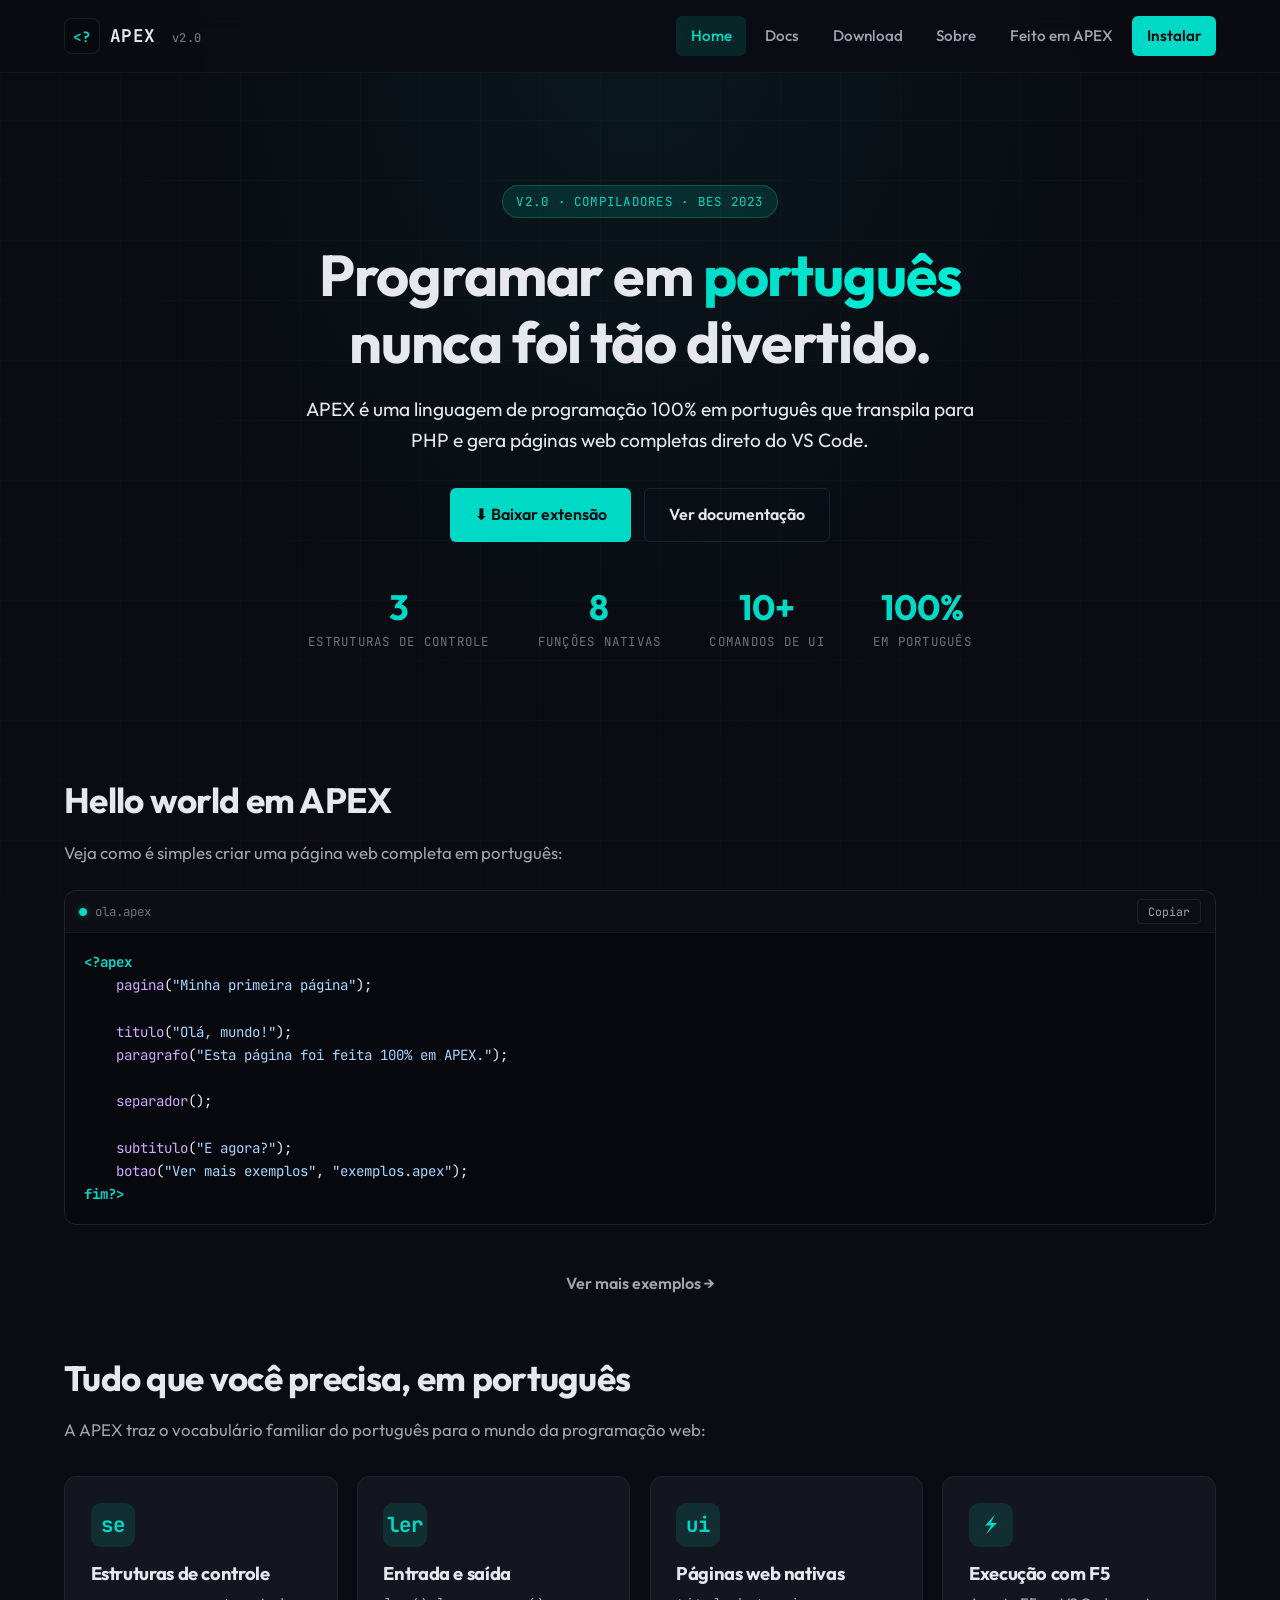
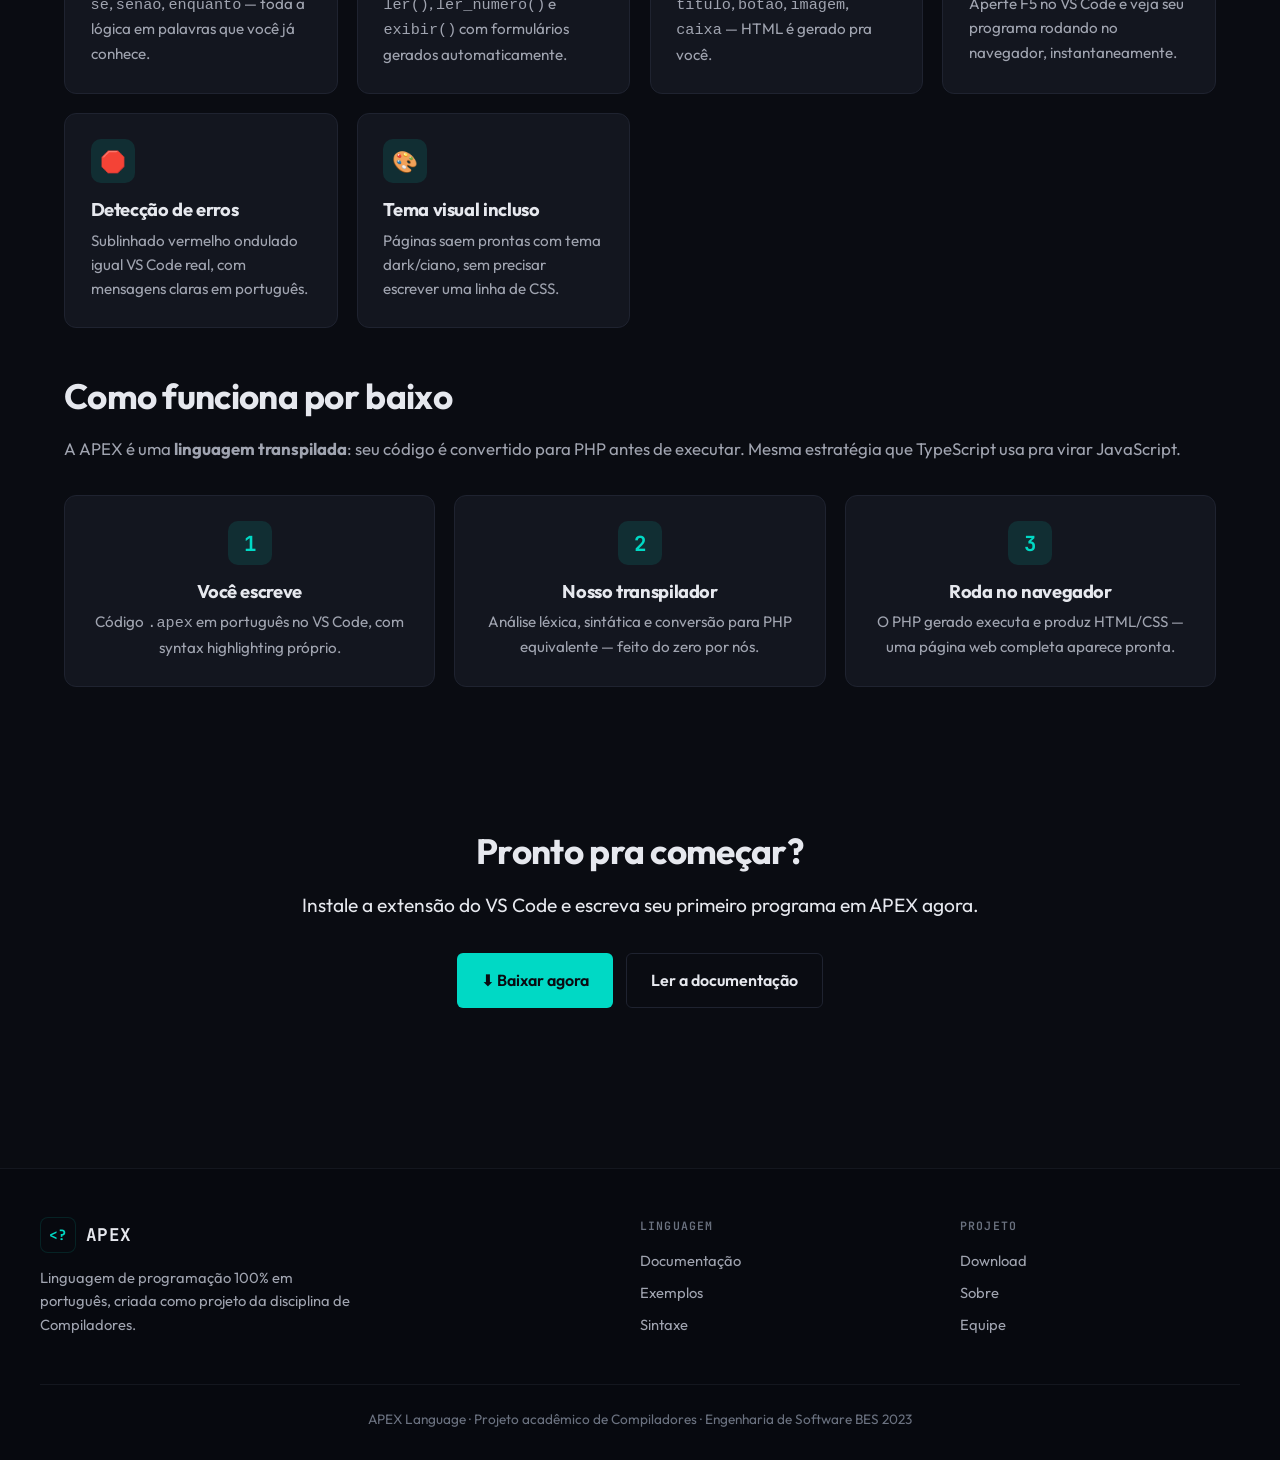
<file: index.html>
<!DOCTYPE html>
<html lang="pt-br">
<head>
    <meta charset="UTF-8">
    <meta name="viewport" content="width=device-width, initial-scale=1">
    <title>APEX Language</title>
    <meta name="description" content="APEX — Linguagem de programação 100% em português, criada como projeto de Compiladores.">
    <link rel="stylesheet" href="assets/style.css">
</head>
<body>
<header class="site-header">
    <div class="header-inner">
        <a href="index.php" class="logo">
            <span class="logo-mark">&lt;?</span>
            <span class="logo-text">APEX <span class="v">v2.0</span></span>
        </a>
        <button class="mobile-menu-btn" onclick="document.querySelector('nav.main-nav').classList.toggle('open')">☰</button>
        <nav class="main-nav">
<a href="index.html" class="active">Home</a>
<a href="docs.html" class="">Docs</a>
<a href="download.html" class="">Download</a>
<a href="sobre.html" class="">Sobre</a>
<a href="feito-em-apex.html" class="">Feito em APEX</a>
<a href="download.html" class="nav-cta">Instalar</a>
        </nav>
    </div>
</header>

<main>

    <!-- HERO -->
    <section class="hero reveal">
        <div class="eyebrow">v2.0 · Compiladores · BES 2023</div>
        <h1>
            Programar em <span class="accent">português</span><br>
            nunca foi tão divertido.
        </h1>
        <p class="lead" style="max-width: 680px; margin-left: auto; margin-right: auto;">
            APEX é uma linguagem de programação 100% em português que transpila para PHP e gera páginas web completas direto do VS Code.
        </p>

        <div class="hero-cta">
            <a href="download.php" class="btn btn-primary">⬇ Baixar extensão</a>
            <a href="docs.php" class="btn btn-secondary">Ver documentação</a>
        </div>

        <div class="stats">
            <div class="stat">
                <div class="num">3</div>
                <div class="label">Estruturas de controle</div>
            </div>
            <div class="stat">
                <div class="num">8</div>
                <div class="label">Funções nativas</div>
            </div>
            <div class="stat">
                <div class="num">10+</div>
                <div class="label">Comandos de UI</div>
            </div>
            <div class="stat">
                <div class="num">100%</div>
                <div class="label">Em português</div>
            </div>
        </div>
    </section>

    <!-- EXEMPLO DE CÓDIGO PRINCIPAL -->
    <section class="reveal">
        <h2>Hello world em APEX</h2>
        <p>Veja como é simples criar uma página web completa em português:</p>

        <div class="code-block">
    <div class="code-header">
        <span class="filename">ola.apex</span>
        <button class="code-copy">Copiar</button>
    </div>
    <pre><span class="tok-delim">&lt;?apex</span>
    <span class="tok-fn">pagina</span>(<span class="tok-str">&quot;Minha primeira página&quot;</span>);

    <span class="tok-fn">titulo</span>(<span class="tok-str">&quot;Olá, mundo!&quot;</span>);
    <span class="tok-fn">paragrafo</span>(<span class="tok-str">&quot;Esta página foi feita 100% em APEX.&quot;</span>);

    <span class="tok-fn">separador</span>();

    <span class="tok-fn">subtitulo</span>(<span class="tok-str">&quot;E agora?&quot;</span>);
    <span class="tok-fn">botao</span>(<span class="tok-str">&quot;Ver mais exemplos&quot;</span>, <span class="tok-str">&quot;exemplos.apex&quot;</span>);
<span class="tok-delim">fim?&gt;</span></pre>
</div>

        <p style="text-align: center; margin-top: 2rem;">
            <a href="docs.php#exemplos" class="btn btn-ghost">Ver mais exemplos →</a>
        </p>
    </section>

    <!-- FEATURES -->
    <section class="reveal">
        <h2>Tudo que você precisa, em português</h2>
        <p>A APEX traz o vocabulário familiar do português para o mundo da programação web:</p>

        <div class="grid cols-3">
            <div class="card">
                <div class="card-icon">se</div>
                <h3>Estruturas de controle</h3>
                <p><code>se</code>, <code>senao</code>, <code>enquanto</code> — toda a lógica em palavras que você já conhece.</p>
            </div>
            <div class="card">
                <div class="card-icon">ler</div>
                <h3>Entrada e saída</h3>
                <p><code>ler()</code>, <code>ler_numero()</code> e <code>exibir()</code> com formulários gerados automaticamente.</p>
            </div>
            <div class="card">
                <div class="card-icon">ui</div>
                <h3>Páginas web nativas</h3>
                <p><code>titulo</code>, <code>botao</code>, <code>imagem</code>, <code>caixa</code> — HTML é gerado pra você.</p>
            </div>
            <div class="card">
                <div class="card-icon">⚡</div>
                <h3>Execução com F5</h3>
                <p>Aperte F5 no VS Code e veja seu programa rodando no navegador, instantaneamente.</p>
            </div>
            <div class="card">
                <div class="card-icon">🛑</div>
                <h3>Detecção de erros</h3>
                <p>Sublinhado vermelho ondulado igual VS Code real, com mensagens claras em português.</p>
            </div>
            <div class="card">
                <div class="card-icon">🎨</div>
                <h3>Tema visual incluso</h3>
                <p>Páginas saem prontas com tema dark/ciano, sem precisar escrever uma linha de CSS.</p>
            </div>
        </div>
    </section>

    <!-- ARQUITETURA -->
    <section class="reveal">
        <h2>Como funciona por baixo</h2>
        <p>A APEX é uma <strong>linguagem transpilada</strong>: seu código é convertido para PHP antes de executar. Mesma estratégia que TypeScript usa pra virar JavaScript.</p>

        <div class="grid cols-3" style="margin-top: 2rem;">
            <div class="card" style="text-align: center;">
                <div class="card-icon" style="margin: 0 auto 1rem;">1</div>
                <h3>Você escreve</h3>
                <p>Código <code>.apex</code> em português no VS Code, com syntax highlighting próprio.</p>
            </div>
            <div class="card" style="text-align: center;">
                <div class="card-icon" style="margin: 0 auto 1rem;">2</div>
                <h3>Nosso transpilador</h3>
                <p>Análise léxica, sintática e conversão para PHP equivalente — feito do zero por nós.</p>
            </div>
            <div class="card" style="text-align: center;">
                <div class="card-icon" style="margin: 0 auto 1rem;">3</div>
                <h3>Roda no navegador</h3>
                <p>O PHP gerado executa e produz HTML/CSS — uma página web completa aparece pronta.</p>
            </div>
        </div>
    </section>

    <!-- CTA FINAL -->
    <section class="reveal" style="text-align: center; padding: 4rem 0 0;">
        <h2>Pronto pra começar?</h2>
        <p class="lead">Instale a extensão do VS Code e escreva seu primeiro programa em APEX agora.</p>
        <div class="hero-cta">
            <a href="download.php" class="btn btn-primary">⬇ Baixar agora</a>
            <a href="docs.php" class="btn btn-secondary">Ler a documentação</a>
        </div>
    </section>

</main>

<footer class="site-footer">
    <div class="footer-inner">
        <div class="footer-brand">
            <a href="index.php" class="logo">
                <span class="logo-mark">&lt;?</span>
                <span class="logo-text">APEX</span>
            </a>
            <p>Linguagem de programação 100% em português, criada como projeto da disciplina de Compiladores.</p>
        </div>
        <div class="footer-col">
            <h5>Linguagem</h5>
            <ul>
                <li><a href="docs.php">Documentação</a></li>
                <li><a href="docs.php#exemplos">Exemplos</a></li>
                <li><a href="docs.php#sintaxe">Sintaxe</a></li>
            </ul>
        </div>
        <div class="footer-col">
            <h5>Projeto</h5>
            <ul>
                <li><a href="download.php">Download</a></li>
                <li><a href="sobre.php">Sobre</a></li>
                <li><a href="sobre.php#equipe">Equipe</a></li>
            </ul>
        </div>
    </div>
    <div class="footer-bottom">
        APEX Language · Projeto acadêmico de Compiladores · Engenharia de Software BES 2023
    </div>
</footer>

<script>
// Copy to clipboard nos blocos de código
document.querySelectorAll('.code-copy').forEach(btn => {
    btn.addEventListener('click', () => {
        const codigo = btn.closest('.code-block').querySelector('pre').innerText;
        navigator.clipboard.writeText(codigo).then(() => {
            const original = btn.textContent;
            btn.textContent = 'Copiado!';
            btn.classList.add('copied');
            setTimeout(() => {
                btn.textContent = original;
                btn.classList.remove('copied');
            }, 1500);
        });
    });
});

// Reveal on scroll
const observer = new IntersectionObserver(entries => {
    entries.forEach(e => {
        if (e.isIntersecting) e.target.classList.add('visible');
    });
}, { threshold: 0.1 });
document.querySelectorAll('.reveal').forEach(el => observer.observe(el));
</script>
</body>
</html>
</file>
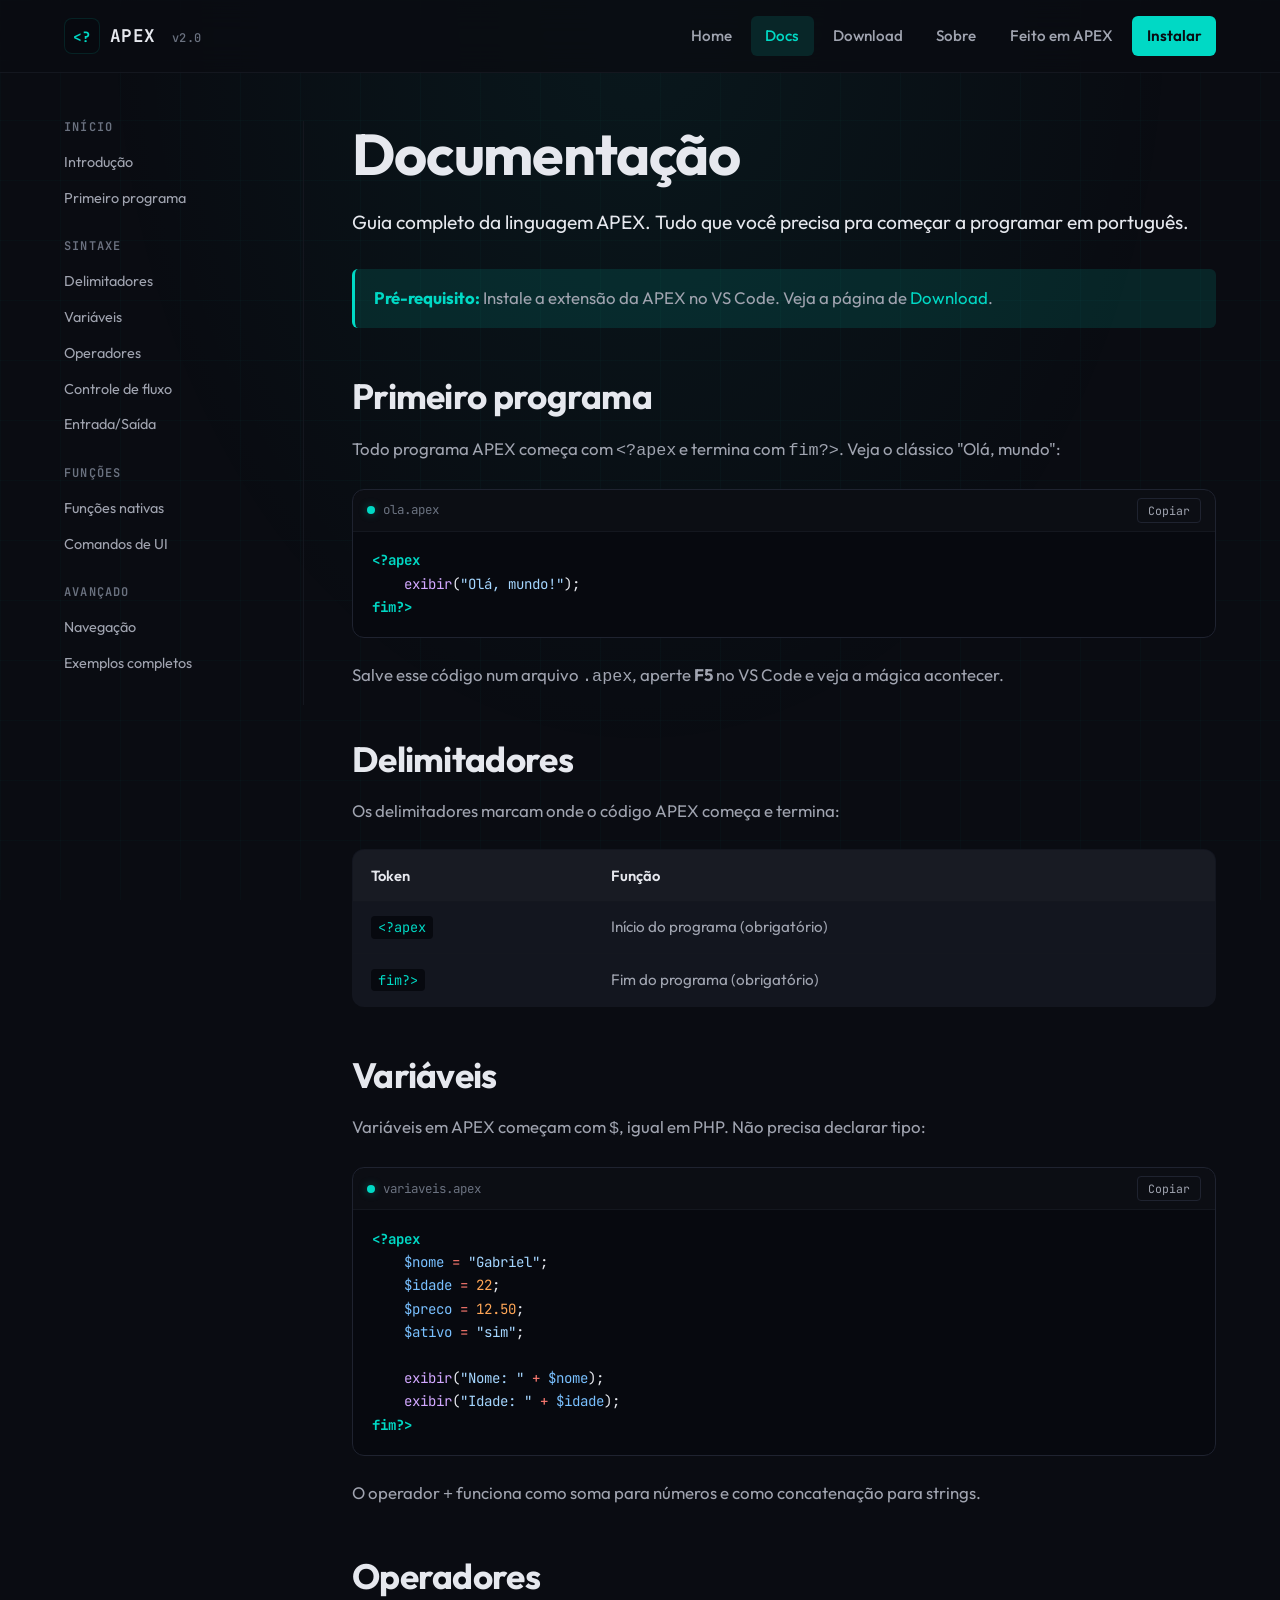
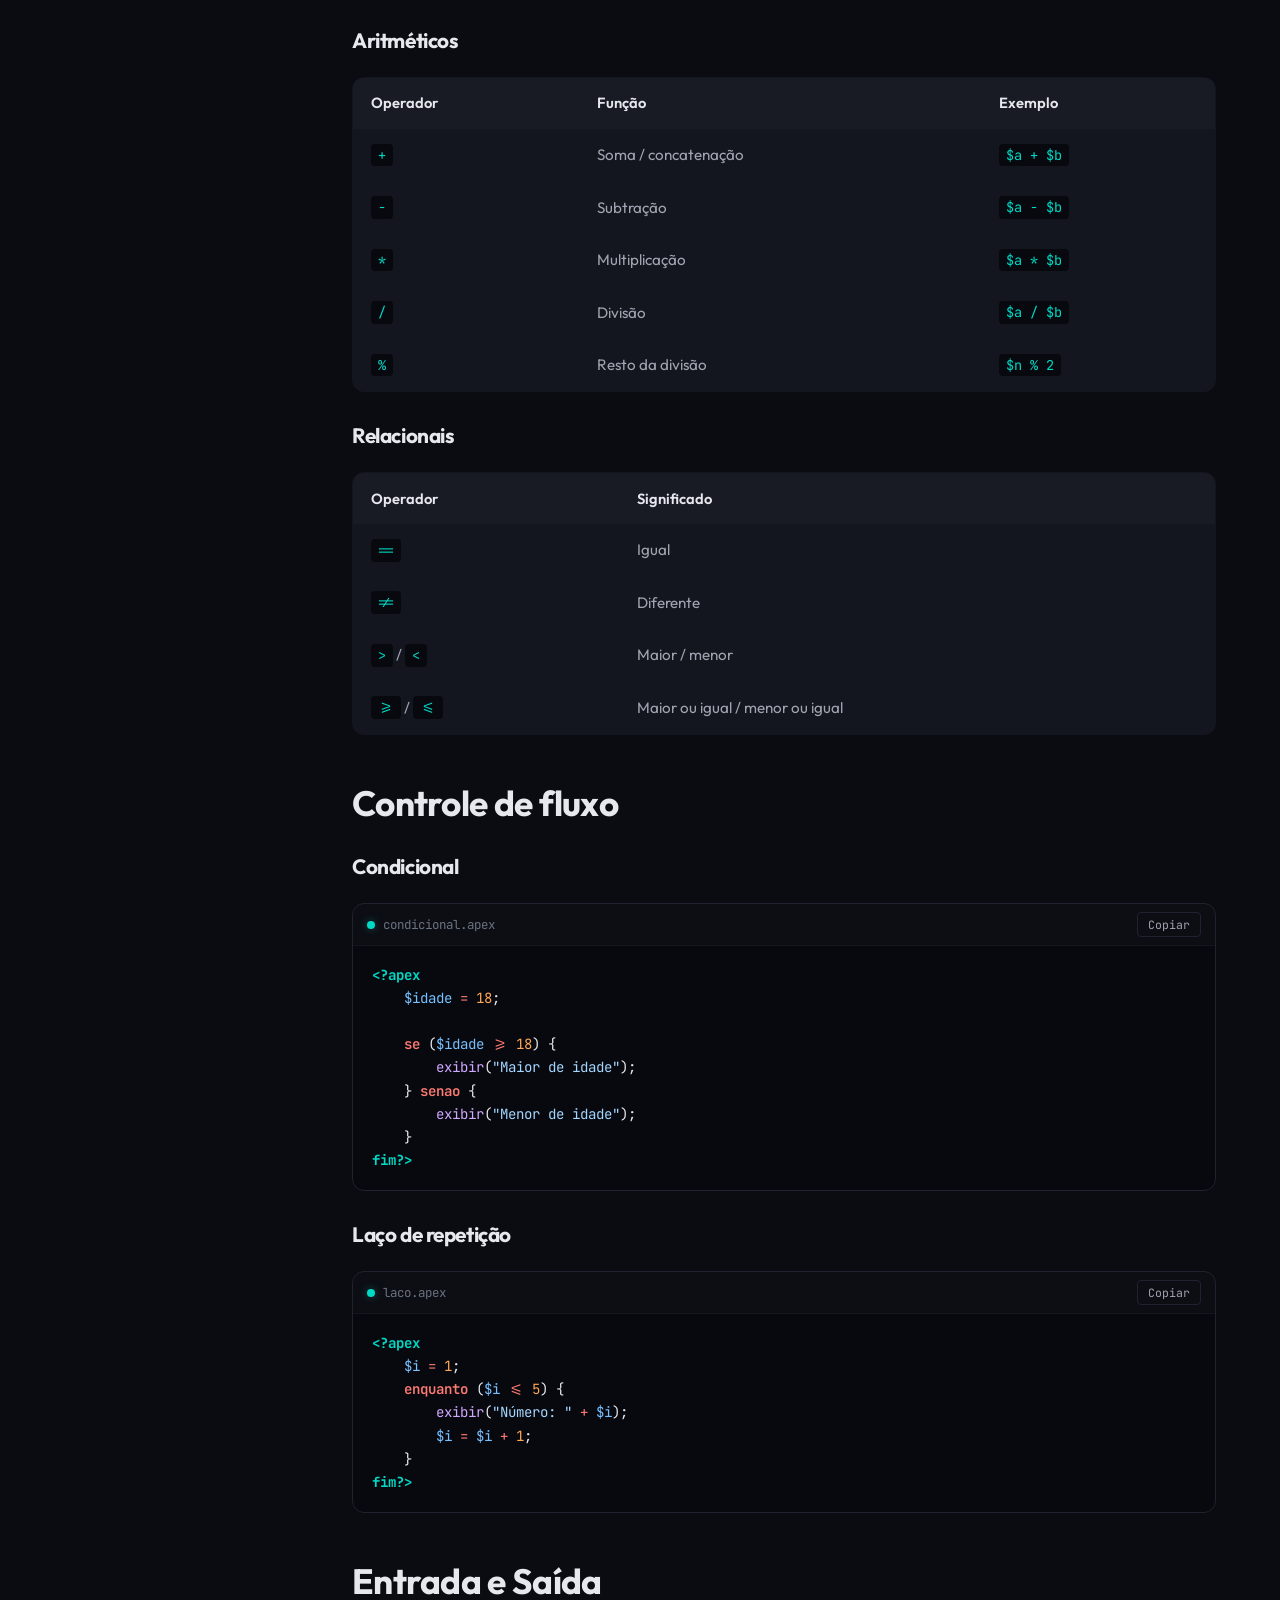
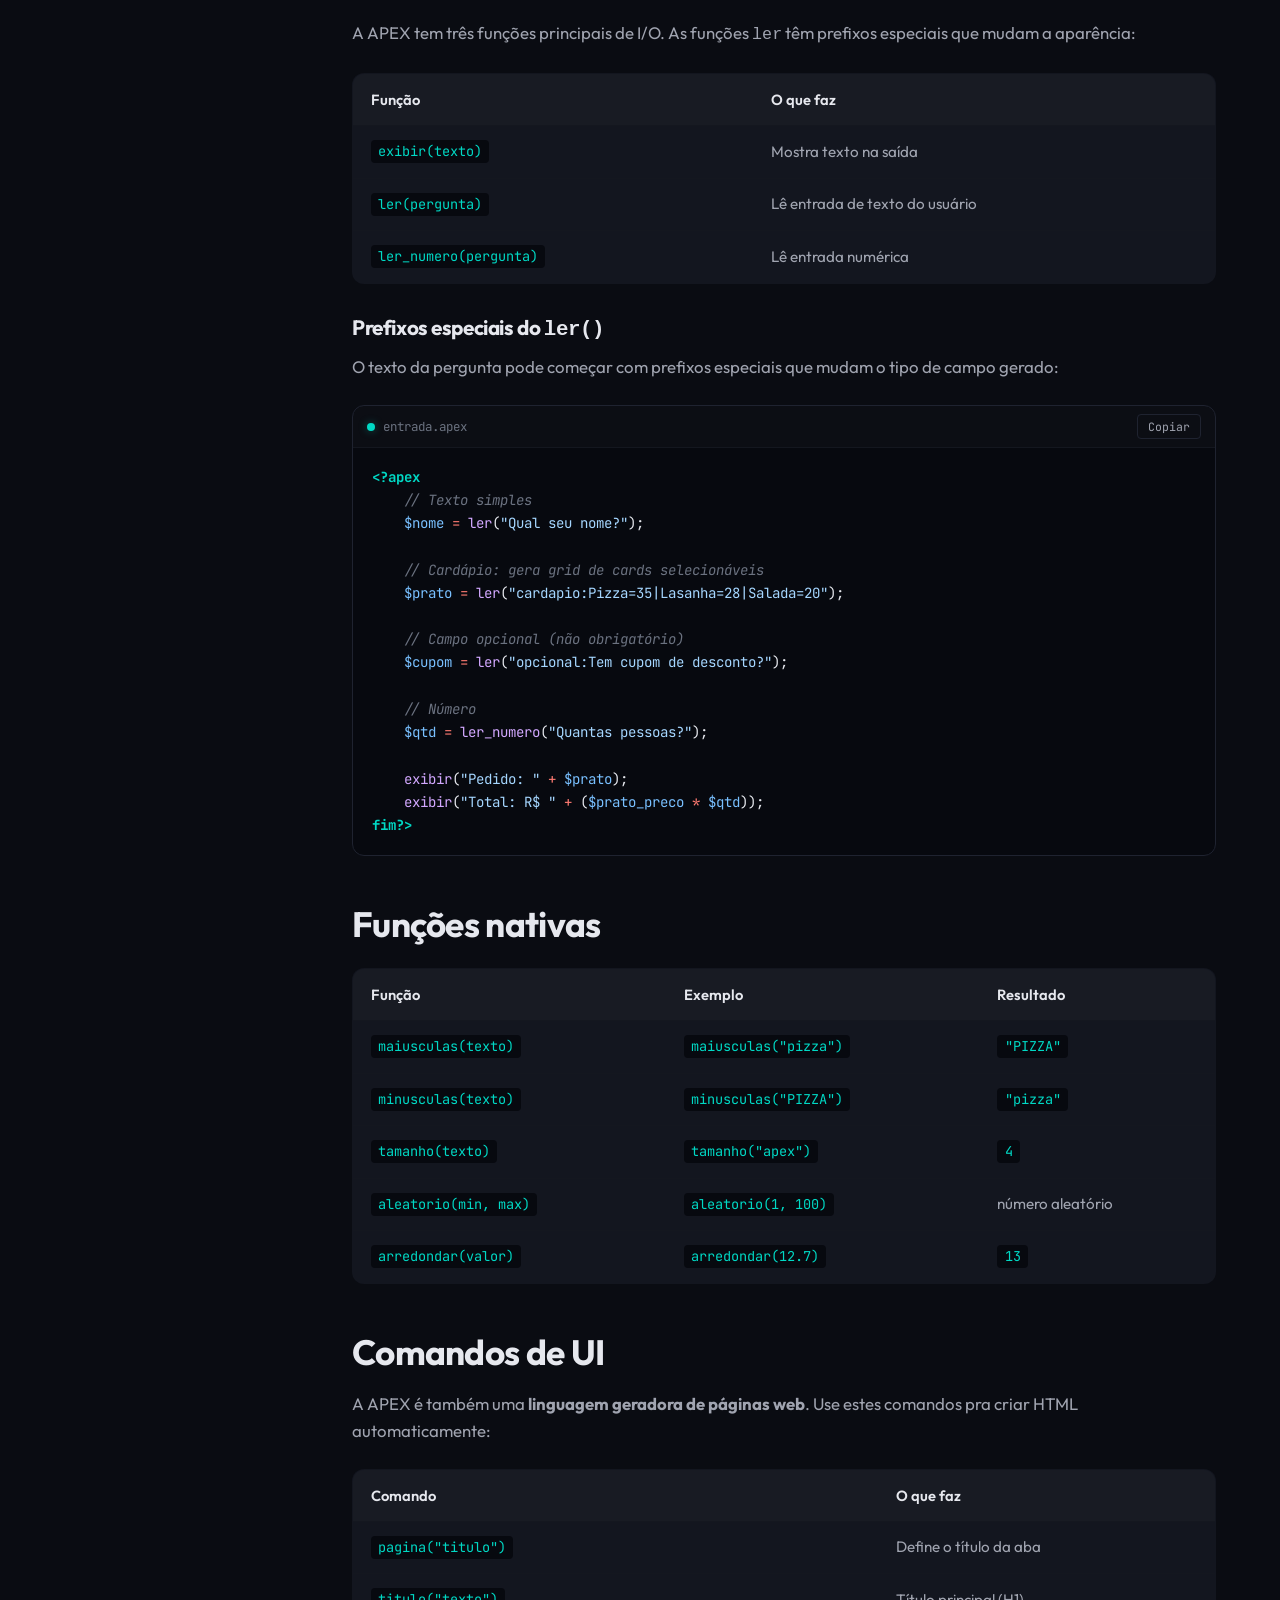
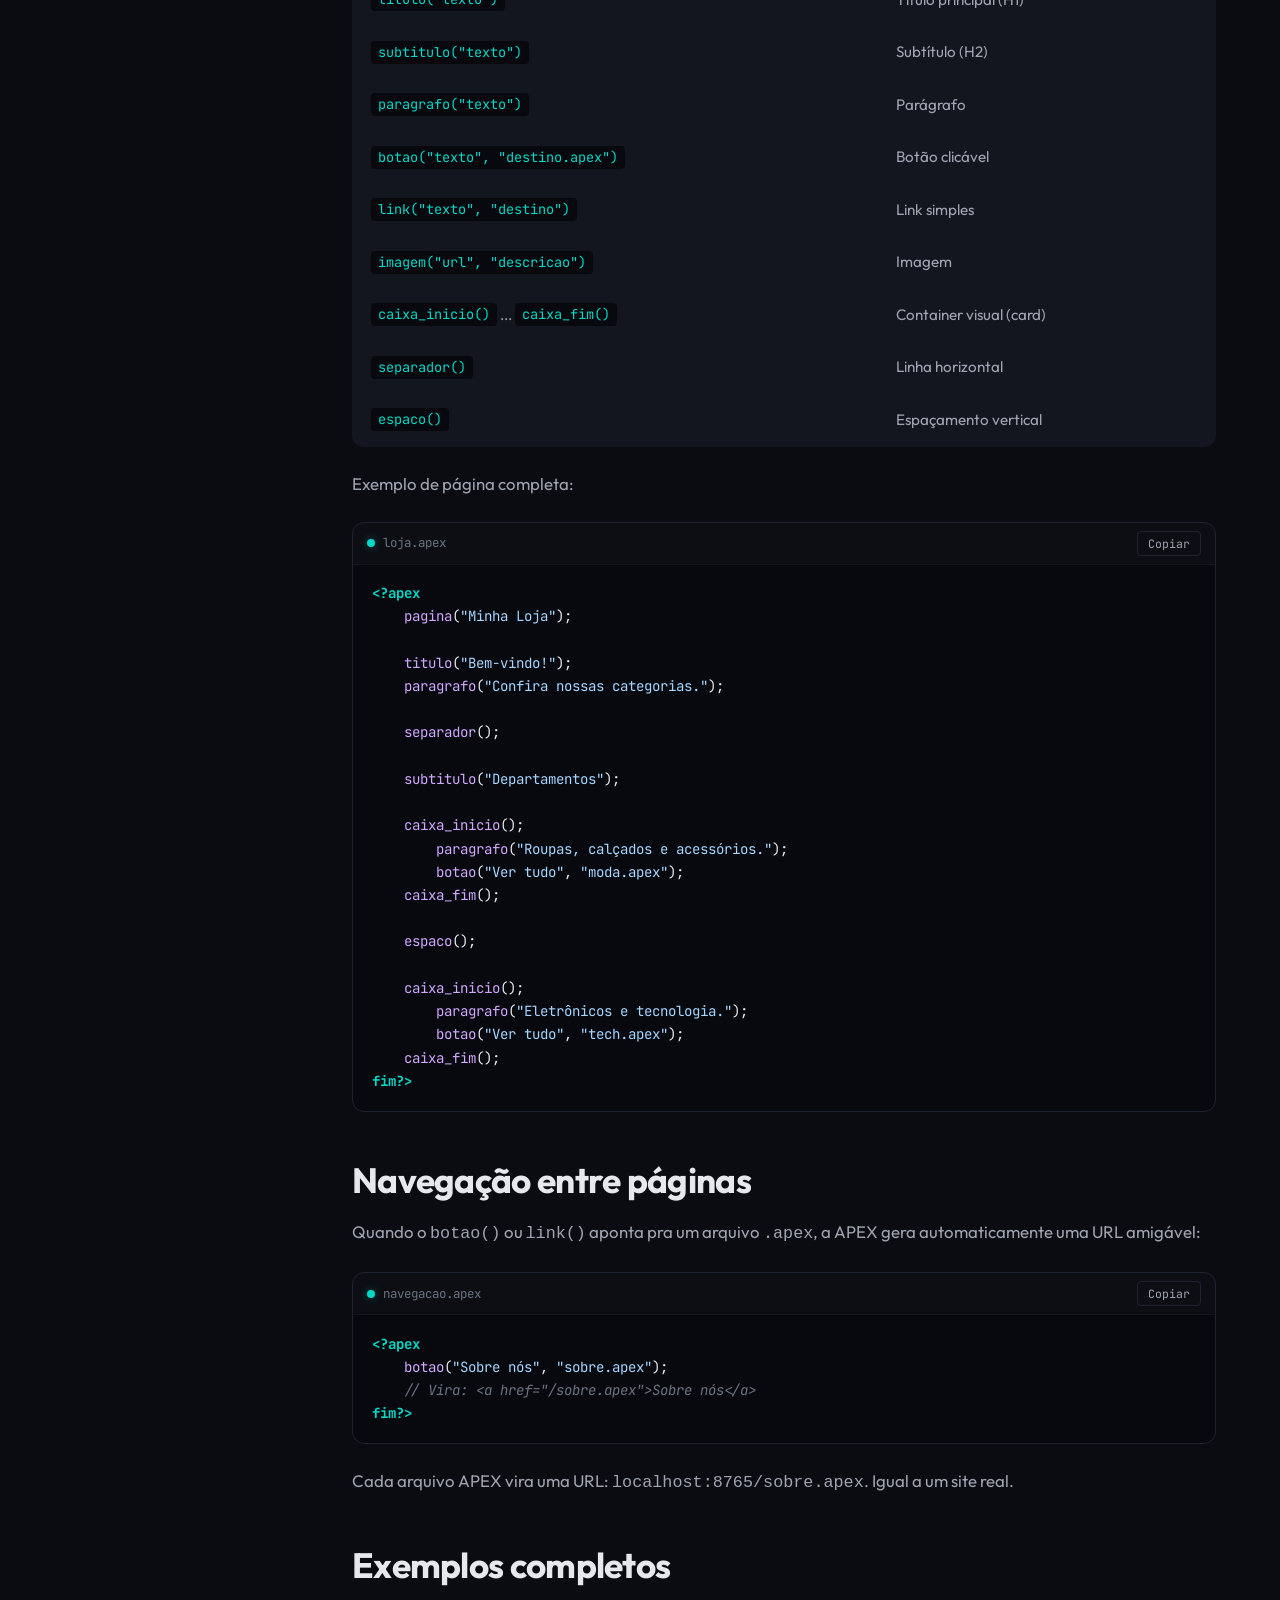
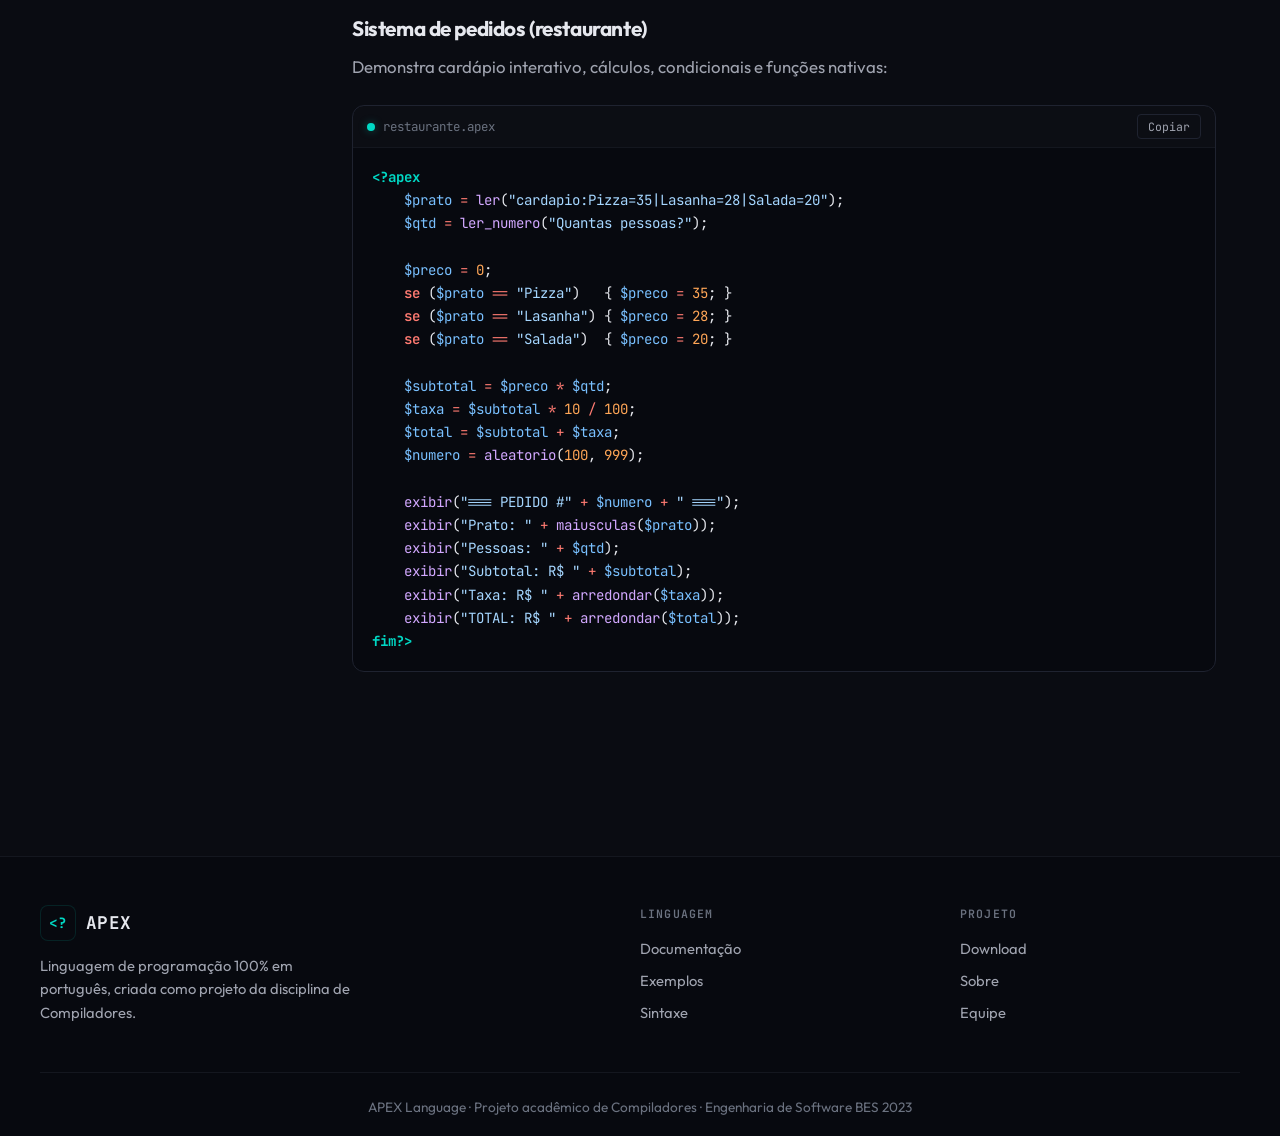
<file: docs.html>
<!DOCTYPE html>
<html lang="pt-br">
<head>
    <meta charset="UTF-8">
    <meta name="viewport" content="width=device-width, initial-scale=1">
    <title>Documentação · APEX Language</title>
    <meta name="description" content="APEX — Linguagem de programação 100% em português, criada como projeto de Compiladores.">
    <link rel="stylesheet" href="assets/style.css">
</head>
<body>
<header class="site-header">
    <div class="header-inner">
        <a href="index.php" class="logo">
            <span class="logo-mark">&lt;?</span>
            <span class="logo-text">APEX <span class="v">v2.0</span></span>
        </a>
        <button class="mobile-menu-btn" onclick="document.querySelector('nav.main-nav').classList.toggle('open')">☰</button>
        <nav class="main-nav">
<a href="index.html" class="">Home</a>
<a href="docs.html" class="active">Docs</a>
<a href="download.html" class="">Download</a>
<a href="sobre.html" class="">Sobre</a>
<a href="feito-em-apex.html" class="">Feito em APEX</a>
<a href="download.html" class="nav-cta">Instalar</a>
        </nav>
    </div>
</header>

<main>

<div class="doc-layout">

    <!-- SIDEBAR -->
    <aside class="doc-sidebar">
        <h4>Início</h4>
        <ul>
            <li><a href="#intro">Introdução</a></li>
            <li><a href="#primeiro">Primeiro programa</a></li>
        </ul>

        <h4>Sintaxe</h4>
        <ul>
            <li><a href="#delimitadores">Delimitadores</a></li>
            <li><a href="#variaveis">Variáveis</a></li>
            <li><a href="#operadores">Operadores</a></li>
            <li><a href="#controle">Controle de fluxo</a></li>
            <li><a href="#io">Entrada/Saída</a></li>
        </ul>

        <h4>Funções</h4>
        <ul>
            <li><a href="#funcoes">Funções nativas</a></li>
            <li><a href="#ui">Comandos de UI</a></li>
        </ul>

        <h4>Avançado</h4>
        <ul>
            <li><a href="#navegacao">Navegação</a></li>
            <li><a href="#exemplos">Exemplos completos</a></li>
        </ul>
    </aside>

    <!-- CONTEÚDO -->
    <article>

        <h1 id="intro">Documentação</h1>
        <p class="lead">Guia completo da linguagem APEX. Tudo que você precisa pra começar a programar em português.</p>

        <div class="callout">
            <p><strong>Pré-requisito:</strong> Instale a extensão da APEX no VS Code. Veja a página de <a href="download.php">Download</a>.</p>
        </div>

        <h2 id="primeiro">Primeiro programa</h2>
        <p>Todo programa APEX começa com <code>&lt;?apex</code> e termina com <code>fim?&gt;</code>. Veja o clássico "Olá, mundo":</p>

        <div class="code-block">
    <div class="code-header">
        <span class="filename">ola.apex</span>
        <button class="code-copy">Copiar</button>
    </div>
    <pre><span class="tok-delim">&lt;?apex</span>
    <span class="tok-fn">exibir</span>(<span class="tok-str">&quot;Olá, mundo!&quot;</span>);
<span class="tok-delim">fim?&gt;</span></pre>
</div>

        <p>Salve esse código num arquivo <code>.apex</code>, aperte <strong>F5</strong> no VS Code e veja a mágica acontecer.</p>

        <h2 id="delimitadores">Delimitadores</h2>
        <p>Os delimitadores marcam onde o código APEX começa e termina:</p>

        <table>
            <thead>
                <tr><th>Token</th><th>Função</th></tr>
            </thead>
            <tbody>
                <tr><td><code>&lt;?apex</code></td><td>Início do programa (obrigatório)</td></tr>
                <tr><td><code>fim?&gt;</code></td><td>Fim do programa (obrigatório)</td></tr>
            </tbody>
        </table>

        <h2 id="variaveis">Variáveis</h2>
        <p>Variáveis em APEX começam com <code>$</code>, igual em PHP. Não precisa declarar tipo:</p>

        <div class="code-block">
    <div class="code-header">
        <span class="filename">variaveis.apex</span>
        <button class="code-copy">Copiar</button>
    </div>
    <pre><span class="tok-delim">&lt;?apex</span>
    <span class="tok-var">$nome</span> <span class="tok-op">=</span> <span class="tok-str">&quot;Gabriel&quot;</span>;
    <span class="tok-var">$idade</span> <span class="tok-op">=</span> <span class="tok-num">22</span>;
    <span class="tok-var">$preco</span> <span class="tok-op">=</span> <span class="tok-num">12.50</span>;
    <span class="tok-var">$ativo</span> <span class="tok-op">=</span> <span class="tok-str">&quot;sim&quot;</span>;

    <span class="tok-fn">exibir</span>(<span class="tok-str">&quot;Nome: &quot;</span> <span class="tok-op">+</span> <span class="tok-var">$nome</span>);
    <span class="tok-fn">exibir</span>(<span class="tok-str">&quot;Idade: &quot;</span> <span class="tok-op">+</span> <span class="tok-var">$idade</span>);
<span class="tok-delim">fim?&gt;</span></pre>
</div>

        <p>O operador <code>+</code> funciona como soma para números e como concatenação para strings.</p>

        <h2 id="operadores">Operadores</h2>

        <h3>Aritméticos</h3>
        <table>
            <thead>
                <tr><th>Operador</th><th>Função</th><th>Exemplo</th></tr>
            </thead>
            <tbody>
                <tr><td><code>+</code></td><td>Soma / concatenação</td><td><code>$a + $b</code></td></tr>
                <tr><td><code>-</code></td><td>Subtração</td><td><code>$a - $b</code></td></tr>
                <tr><td><code>*</code></td><td>Multiplicação</td><td><code>$a * $b</code></td></tr>
                <tr><td><code>/</code></td><td>Divisão</td><td><code>$a / $b</code></td></tr>
                <tr><td><code>%</code></td><td>Resto da divisão</td><td><code>$n % 2</code></td></tr>
            </tbody>
        </table>

        <h3>Relacionais</h3>
        <table>
            <thead>
                <tr><th>Operador</th><th>Significado</th></tr>
            </thead>
            <tbody>
                <tr><td><code>==</code></td><td>Igual</td></tr>
                <tr><td><code>!=</code></td><td>Diferente</td></tr>
                <tr><td><code>&gt;</code> / <code>&lt;</code></td><td>Maior / menor</td></tr>
                <tr><td><code>&gt;=</code> / <code>&lt;=</code></td><td>Maior ou igual / menor ou igual</td></tr>
            </tbody>
        </table>

        <h2 id="controle">Controle de fluxo</h2>

        <h3>Condicional</h3>
        <div class="code-block">
    <div class="code-header">
        <span class="filename">condicional.apex</span>
        <button class="code-copy">Copiar</button>
    </div>
    <pre><span class="tok-delim">&lt;?apex</span>
    <span class="tok-var">$idade</span> <span class="tok-op">=</span> <span class="tok-num">18</span>;

    <span class="tok-kw">se</span> (<span class="tok-var">$idade</span> <span class="tok-op">&gt;=</span> <span class="tok-num">18</span>) {
        <span class="tok-fn">exibir</span>(<span class="tok-str">&quot;Maior de idade&quot;</span>);
    } <span class="tok-kw">senao</span> {
        <span class="tok-fn">exibir</span>(<span class="tok-str">&quot;Menor de idade&quot;</span>);
    }
<span class="tok-delim">fim?&gt;</span></pre>
</div>

        <h3>Laço de repetição</h3>
        <div class="code-block">
    <div class="code-header">
        <span class="filename">laco.apex</span>
        <button class="code-copy">Copiar</button>
    </div>
    <pre><span class="tok-delim">&lt;?apex</span>
    <span class="tok-var">$i</span> <span class="tok-op">=</span> <span class="tok-num">1</span>;
    <span class="tok-kw">enquanto</span> (<span class="tok-var">$i</span> <span class="tok-op">&lt;=</span> <span class="tok-num">5</span>) {
        <span class="tok-fn">exibir</span>(<span class="tok-str">&quot;Número: &quot;</span> <span class="tok-op">+</span> <span class="tok-var">$i</span>);
        <span class="tok-var">$i</span> <span class="tok-op">=</span> <span class="tok-var">$i</span> <span class="tok-op">+</span> <span class="tok-num">1</span>;
    }
<span class="tok-delim">fim?&gt;</span></pre>
</div>

        <h2 id="io">Entrada e Saída</h2>
        <p>A APEX tem três funções principais de I/O. As funções <code>ler</code> têm prefixos especiais que mudam a aparência:</p>

        <table>
            <thead>
                <tr><th>Função</th><th>O que faz</th></tr>
            </thead>
            <tbody>
                <tr><td><code>exibir(texto)</code></td><td>Mostra texto na saída</td></tr>
                <tr><td><code>ler(pergunta)</code></td><td>Lê entrada de texto do usuário</td></tr>
                <tr><td><code>ler_numero(pergunta)</code></td><td>Lê entrada numérica</td></tr>
            </tbody>
        </table>

        <h3>Prefixos especiais do <code>ler()</code></h3>

        <p>O texto da pergunta pode começar com prefixos especiais que mudam o tipo de campo gerado:</p>

        <div class="code-block">
    <div class="code-header">
        <span class="filename">entrada.apex</span>
        <button class="code-copy">Copiar</button>
    </div>
    <pre><span class="tok-delim">&lt;?apex</span>
    <span class="tok-com">// Texto simples</span>
    <span class="tok-var">$nome</span> <span class="tok-op">=</span> <span class="tok-fn">ler</span>(<span class="tok-str">&quot;Qual seu nome?&quot;</span>);

    <span class="tok-com">// Cardápio: gera grid de cards selecionáveis</span>
    <span class="tok-var">$prato</span> <span class="tok-op">=</span> <span class="tok-fn">ler</span>(<span class="tok-str">&quot;cardapio:Pizza=35|Lasanha=28|Salada=20&quot;</span>);

    <span class="tok-com">// Campo opcional (não obrigatório)</span>
    <span class="tok-var">$cupom</span> <span class="tok-op">=</span> <span class="tok-fn">ler</span>(<span class="tok-str">&quot;opcional:Tem cupom de desconto?&quot;</span>);

    <span class="tok-com">// Número</span>
    <span class="tok-var">$qtd</span> <span class="tok-op">=</span> <span class="tok-fn">ler_numero</span>(<span class="tok-str">&quot;Quantas pessoas?&quot;</span>);

    <span class="tok-fn">exibir</span>(<span class="tok-str">&quot;Pedido: &quot;</span> <span class="tok-op">+</span> <span class="tok-var">$prato</span>);
    <span class="tok-fn">exibir</span>(<span class="tok-str">&quot;Total: R$ &quot;</span> <span class="tok-op">+</span> (<span class="tok-var">$prato_preco</span> <span class="tok-op">*</span> <span class="tok-var">$qtd</span>));
<span class="tok-delim">fim?&gt;</span></pre>
</div>

        <h2 id="funcoes">Funções nativas</h2>

        <table>
            <thead>
                <tr><th>Função</th><th>Exemplo</th><th>Resultado</th></tr>
            </thead>
            <tbody>
                <tr><td><code>maiusculas(texto)</code></td><td><code>maiusculas("pizza")</code></td><td><code>"PIZZA"</code></td></tr>
                <tr><td><code>minusculas(texto)</code></td><td><code>minusculas("PIZZA")</code></td><td><code>"pizza"</code></td></tr>
                <tr><td><code>tamanho(texto)</code></td><td><code>tamanho("apex")</code></td><td><code>4</code></td></tr>
                <tr><td><code>aleatorio(min, max)</code></td><td><code>aleatorio(1, 100)</code></td><td>número aleatório</td></tr>
                <tr><td><code>arredondar(valor)</code></td><td><code>arredondar(12.7)</code></td><td><code>13</code></td></tr>
            </tbody>
        </table>

        <h2 id="ui">Comandos de UI</h2>
        <p>A APEX é também uma <strong>linguagem geradora de páginas web</strong>. Use estes comandos pra criar HTML automaticamente:</p>

        <table>
            <thead>
                <tr><th>Comando</th><th>O que faz</th></tr>
            </thead>
            <tbody>
                <tr><td><code>pagina("titulo")</code></td><td>Define o título da aba</td></tr>
                <tr><td><code>titulo("texto")</code></td><td>Título principal (H1)</td></tr>
                <tr><td><code>subtitulo("texto")</code></td><td>Subtítulo (H2)</td></tr>
                <tr><td><code>paragrafo("texto")</code></td><td>Parágrafo</td></tr>
                <tr><td><code>botao("texto", "destino.apex")</code></td><td>Botão clicável</td></tr>
                <tr><td><code>link("texto", "destino")</code></td><td>Link simples</td></tr>
                <tr><td><code>imagem("url", "descricao")</code></td><td>Imagem</td></tr>
                <tr><td><code>caixa_inicio()</code> ... <code>caixa_fim()</code></td><td>Container visual (card)</td></tr>
                <tr><td><code>separador()</code></td><td>Linha horizontal</td></tr>
                <tr><td><code>espaco()</code></td><td>Espaçamento vertical</td></tr>
            </tbody>
        </table>

        <p>Exemplo de página completa:</p>

        <div class="code-block">
    <div class="code-header">
        <span class="filename">loja.apex</span>
        <button class="code-copy">Copiar</button>
    </div>
    <pre><span class="tok-delim">&lt;?apex</span>
    <span class="tok-fn">pagina</span>(<span class="tok-str">&quot;Minha Loja&quot;</span>);

    <span class="tok-fn">titulo</span>(<span class="tok-str">&quot;Bem-vindo!&quot;</span>);
    <span class="tok-fn">paragrafo</span>(<span class="tok-str">&quot;Confira nossas categorias.&quot;</span>);

    <span class="tok-fn">separador</span>();

    <span class="tok-fn">subtitulo</span>(<span class="tok-str">&quot;Departamentos&quot;</span>);

    <span class="tok-fn">caixa_inicio</span>();
        <span class="tok-fn">paragrafo</span>(<span class="tok-str">&quot;Roupas, calçados e acessórios.&quot;</span>);
        <span class="tok-fn">botao</span>(<span class="tok-str">&quot;Ver tudo&quot;</span>, <span class="tok-str">&quot;moda.apex&quot;</span>);
    <span class="tok-fn">caixa_fim</span>();

    <span class="tok-fn">espaco</span>();

    <span class="tok-fn">caixa_inicio</span>();
        <span class="tok-fn">paragrafo</span>(<span class="tok-str">&quot;Eletrônicos e tecnologia.&quot;</span>);
        <span class="tok-fn">botao</span>(<span class="tok-str">&quot;Ver tudo&quot;</span>, <span class="tok-str">&quot;tech.apex&quot;</span>);
    <span class="tok-fn">caixa_fim</span>();
<span class="tok-delim">fim?&gt;</span></pre>
</div>

        <h2 id="navegacao">Navegação entre páginas</h2>
        <p>Quando o <code>botao()</code> ou <code>link()</code> aponta pra um arquivo <code>.apex</code>, a APEX gera automaticamente uma URL amigável:</p>

        <div class="code-block">
    <div class="code-header">
        <span class="filename">navegacao.apex</span>
        <button class="code-copy">Copiar</button>
    </div>
    <pre><span class="tok-delim">&lt;?apex</span>
    <span class="tok-fn">botao</span>(<span class="tok-str">&quot;Sobre nós&quot;</span>, <span class="tok-str">&quot;sobre.apex&quot;</span>);
    <span class="tok-com">// Vira: &lt;a href=&quot;/sobre.apex&quot;&gt;Sobre nós&lt;/a&gt;</span>
<span class="tok-delim">fim?&gt;</span></pre>
</div>

        <p>Cada arquivo APEX vira uma URL: <code>localhost:8765/sobre.apex</code>. Igual a um site real.</p>

        <h2 id="exemplos">Exemplos completos</h2>

        <h3>Sistema de pedidos (restaurante)</h3>
        <p>Demonstra cardápio interativo, cálculos, condicionais e funções nativas:</p>

        <div class="code-block">
    <div class="code-header">
        <span class="filename">restaurante.apex</span>
        <button class="code-copy">Copiar</button>
    </div>
    <pre><span class="tok-delim">&lt;?apex</span>
    <span class="tok-var">$prato</span> <span class="tok-op">=</span> <span class="tok-fn">ler</span>(<span class="tok-str">&quot;cardapio:Pizza=35|Lasanha=28|Salada=20&quot;</span>);
    <span class="tok-var">$qtd</span> <span class="tok-op">=</span> <span class="tok-fn">ler_numero</span>(<span class="tok-str">&quot;Quantas pessoas?&quot;</span>);

    <span class="tok-var">$preco</span> <span class="tok-op">=</span> <span class="tok-num">0</span>;
    <span class="tok-kw">se</span> (<span class="tok-var">$prato</span> <span class="tok-op">==</span> <span class="tok-str">&quot;Pizza&quot;</span>)   { <span class="tok-var">$preco</span> <span class="tok-op">=</span> <span class="tok-num">35</span>; }
    <span class="tok-kw">se</span> (<span class="tok-var">$prato</span> <span class="tok-op">==</span> <span class="tok-str">&quot;Lasanha&quot;</span>) { <span class="tok-var">$preco</span> <span class="tok-op">=</span> <span class="tok-num">28</span>; }
    <span class="tok-kw">se</span> (<span class="tok-var">$prato</span> <span class="tok-op">==</span> <span class="tok-str">&quot;Salada&quot;</span>)  { <span class="tok-var">$preco</span> <span class="tok-op">=</span> <span class="tok-num">20</span>; }

    <span class="tok-var">$subtotal</span> <span class="tok-op">=</span> <span class="tok-var">$preco</span> <span class="tok-op">*</span> <span class="tok-var">$qtd</span>;
    <span class="tok-var">$taxa</span> <span class="tok-op">=</span> <span class="tok-var">$subtotal</span> <span class="tok-op">*</span> <span class="tok-num">10</span> <span class="tok-op">/</span> <span class="tok-num">100</span>;
    <span class="tok-var">$total</span> <span class="tok-op">=</span> <span class="tok-var">$subtotal</span> <span class="tok-op">+</span> <span class="tok-var">$taxa</span>;
    <span class="tok-var">$numero</span> <span class="tok-op">=</span> <span class="tok-fn">aleatorio</span>(<span class="tok-num">100</span>, <span class="tok-num">999</span>);

    <span class="tok-fn">exibir</span>(<span class="tok-str">&quot;=== PEDIDO #&quot;</span> <span class="tok-op">+</span> <span class="tok-var">$numero</span> <span class="tok-op">+</span> <span class="tok-str">&quot; ===&quot;</span>);
    <span class="tok-fn">exibir</span>(<span class="tok-str">&quot;Prato: &quot;</span> <span class="tok-op">+</span> <span class="tok-fn">maiusculas</span>(<span class="tok-var">$prato</span>));
    <span class="tok-fn">exibir</span>(<span class="tok-str">&quot;Pessoas: &quot;</span> <span class="tok-op">+</span> <span class="tok-var">$qtd</span>);
    <span class="tok-fn">exibir</span>(<span class="tok-str">&quot;Subtotal: R$ &quot;</span> <span class="tok-op">+</span> <span class="tok-var">$subtotal</span>);
    <span class="tok-fn">exibir</span>(<span class="tok-str">&quot;Taxa: R$ &quot;</span> <span class="tok-op">+</span> <span class="tok-fn">arredondar</span>(<span class="tok-var">$taxa</span>));
    <span class="tok-fn">exibir</span>(<span class="tok-str">&quot;TOTAL: R$ &quot;</span> <span class="tok-op">+</span> <span class="tok-fn">arredondar</span>(<span class="tok-var">$total</span>));
<span class="tok-delim">fim?&gt;</span></pre>
</div>

    </article>
</div>

</main>

<footer class="site-footer">
    <div class="footer-inner">
        <div class="footer-brand">
            <a href="index.php" class="logo">
                <span class="logo-mark">&lt;?</span>
                <span class="logo-text">APEX</span>
            </a>
            <p>Linguagem de programação 100% em português, criada como projeto da disciplina de Compiladores.</p>
        </div>
        <div class="footer-col">
            <h5>Linguagem</h5>
            <ul>
                <li><a href="docs.php">Documentação</a></li>
                <li><a href="docs.php#exemplos">Exemplos</a></li>
                <li><a href="docs.php#sintaxe">Sintaxe</a></li>
            </ul>
        </div>
        <div class="footer-col">
            <h5>Projeto</h5>
            <ul>
                <li><a href="download.php">Download</a></li>
                <li><a href="sobre.php">Sobre</a></li>
                <li><a href="sobre.php#equipe">Equipe</a></li>
            </ul>
        </div>
    </div>
    <div class="footer-bottom">
        APEX Language · Projeto acadêmico de Compiladores · Engenharia de Software BES 2023
    </div>
</footer>

<script>
// Copy to clipboard nos blocos de código
document.querySelectorAll('.code-copy').forEach(btn => {
    btn.addEventListener('click', () => {
        const codigo = btn.closest('.code-block').querySelector('pre').innerText;
        navigator.clipboard.writeText(codigo).then(() => {
            const original = btn.textContent;
            btn.textContent = 'Copiado!';
            btn.classList.add('copied');
            setTimeout(() => {
                btn.textContent = original;
                btn.classList.remove('copied');
            }, 1500);
        });
    });
});

// Reveal on scroll
const observer = new IntersectionObserver(entries => {
    entries.forEach(e => {
        if (e.isIntersecting) e.target.classList.add('visible');
    });
}, { threshold: 0.1 });
document.querySelectorAll('.reveal').forEach(el => observer.observe(el));
</script>
</body>
</html>
</file>
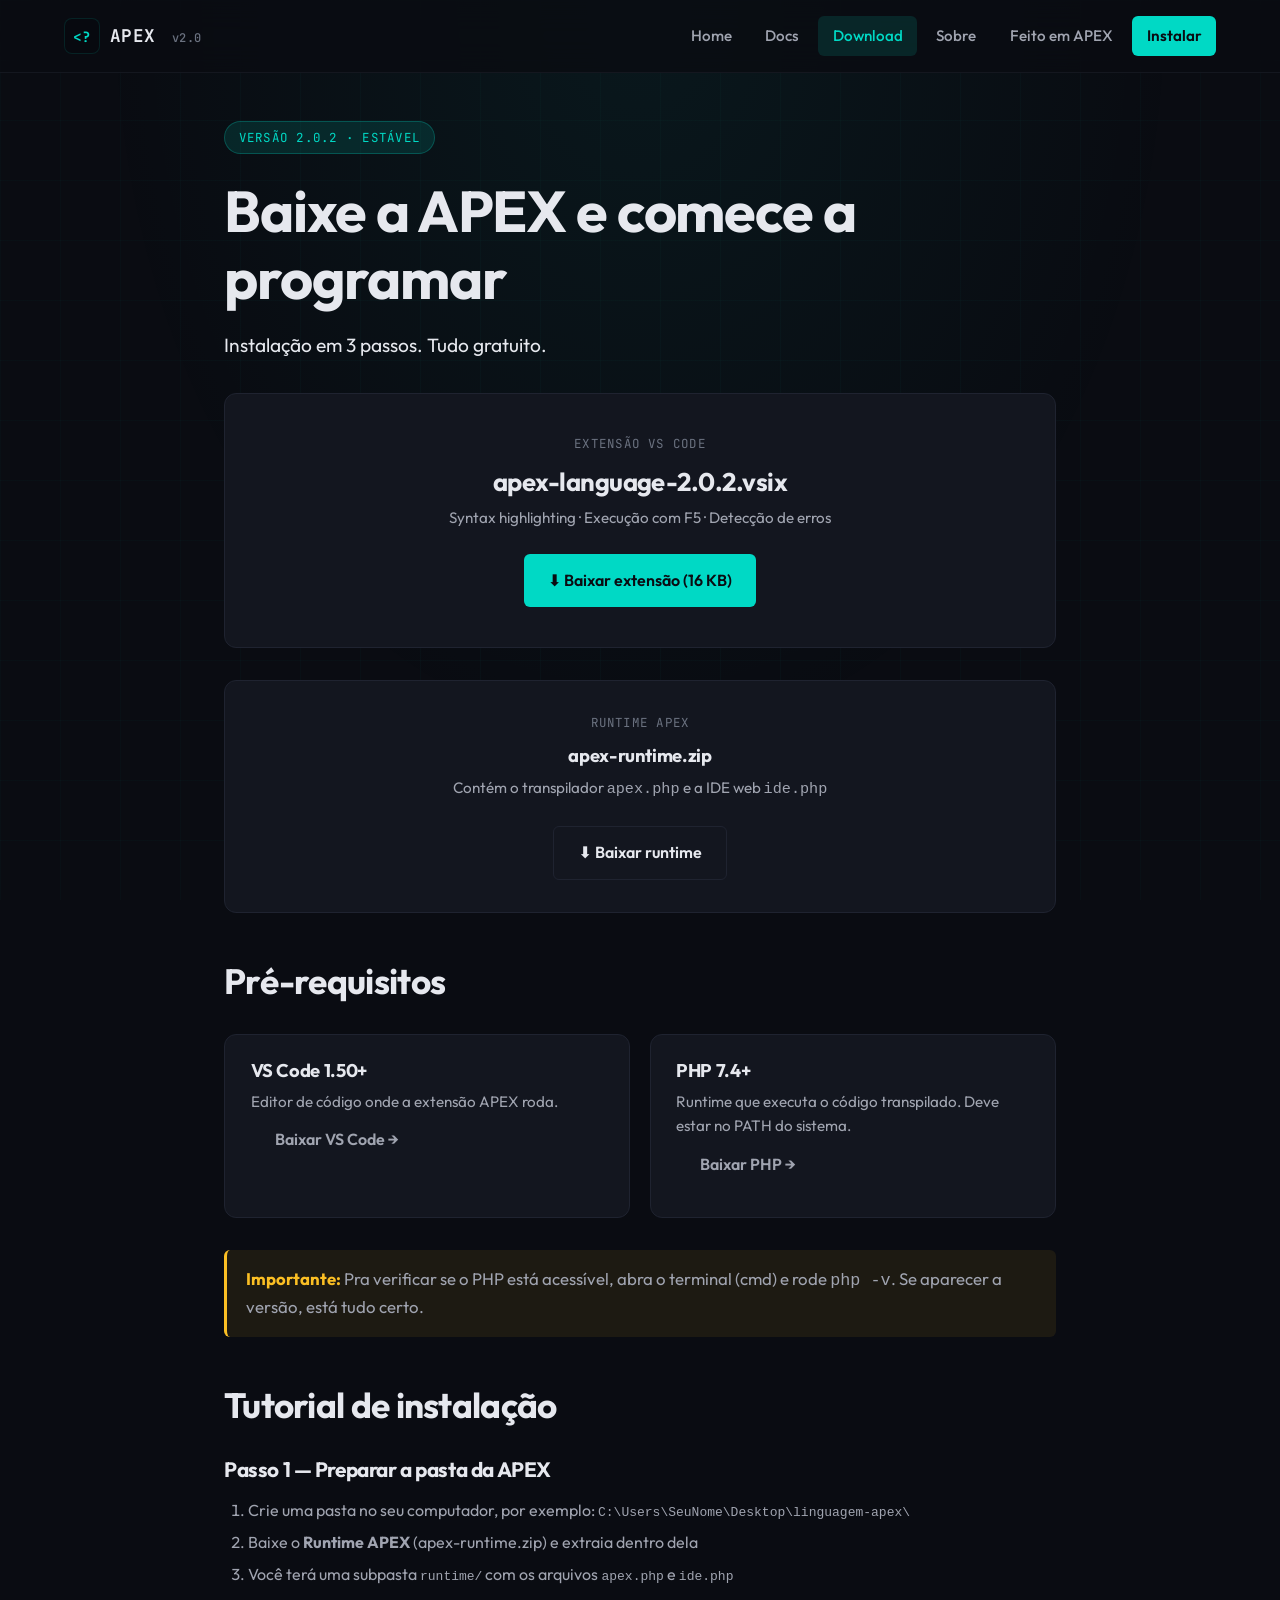
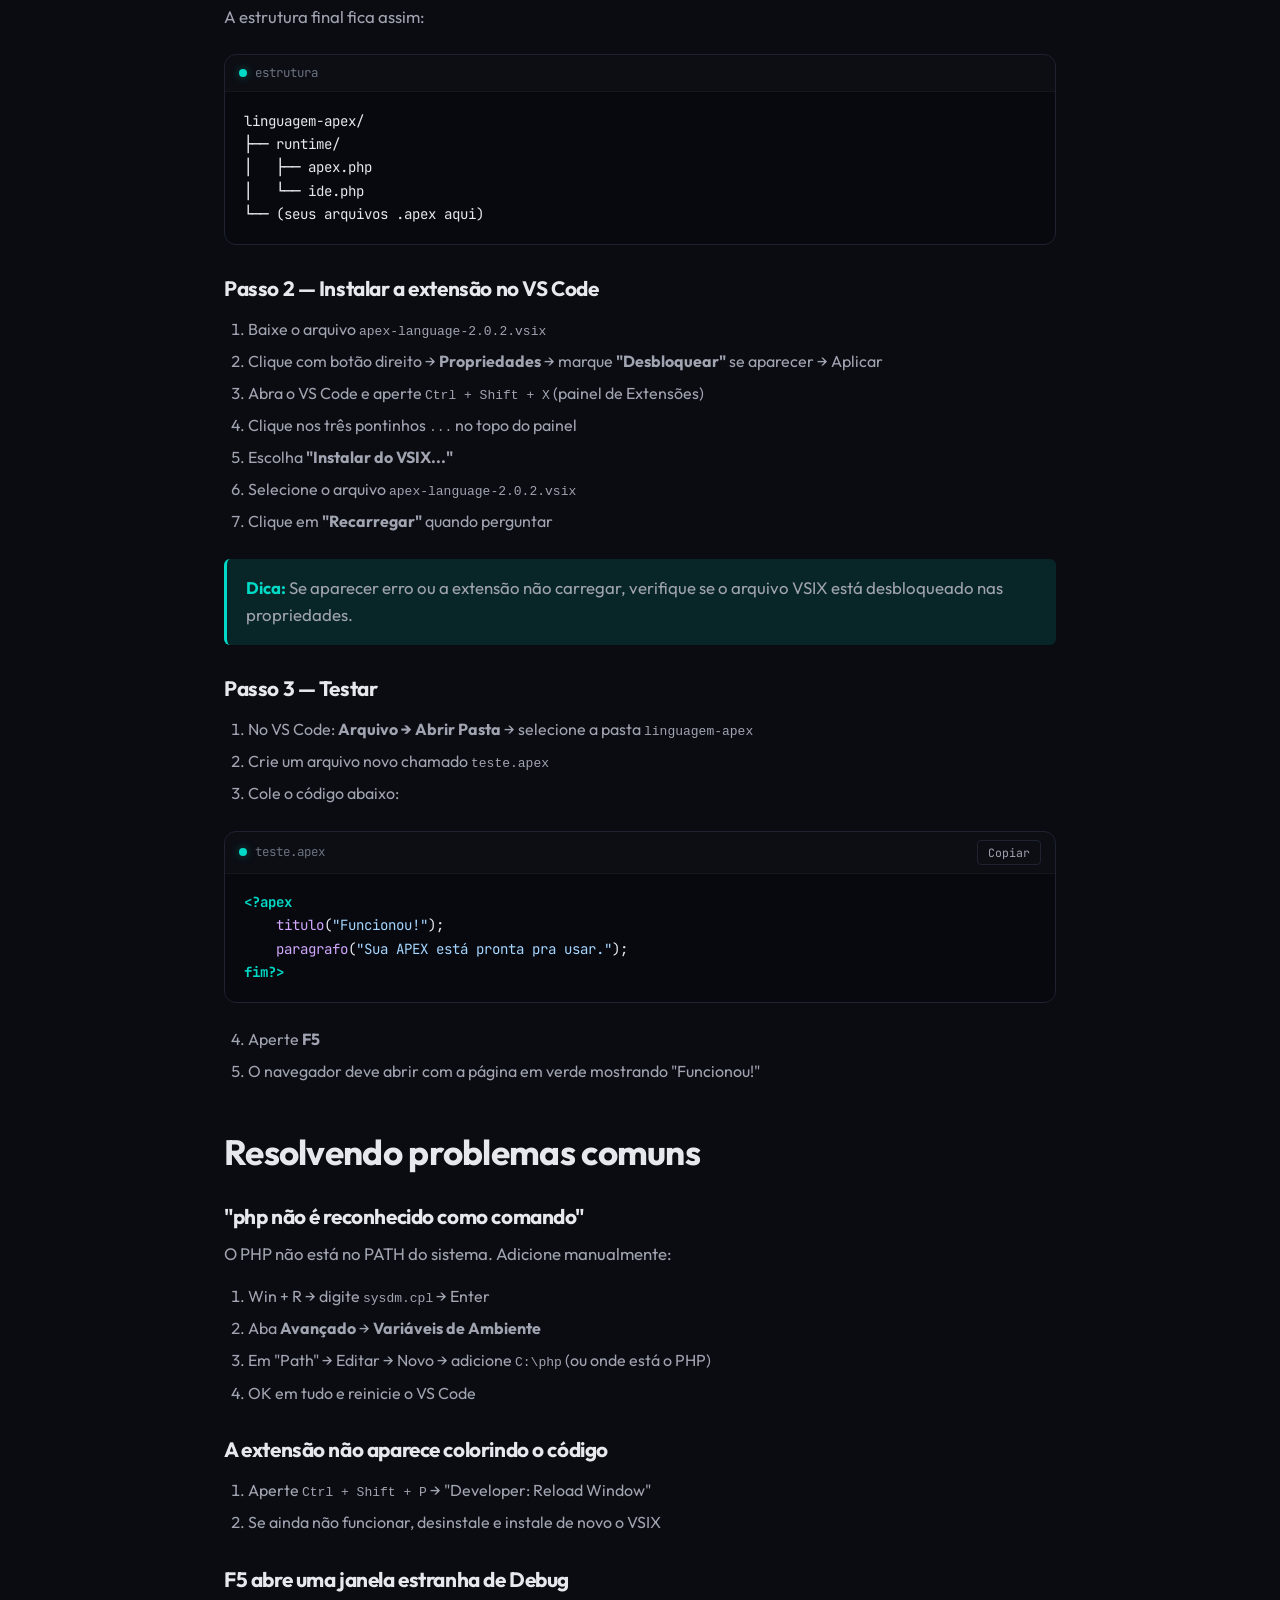
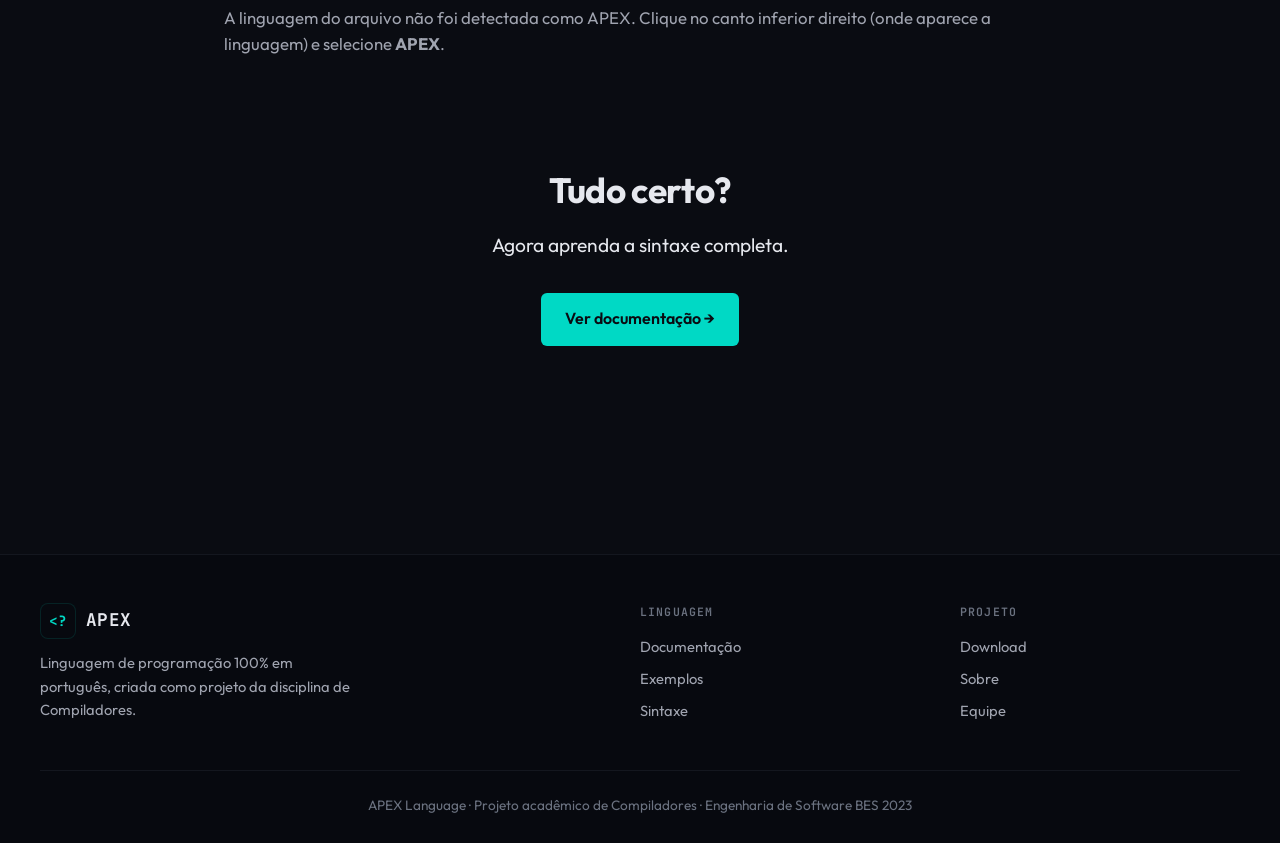
<file: download.html>
<!DOCTYPE html>
<html lang="pt-br">
<head>
    <meta charset="UTF-8">
    <meta name="viewport" content="width=device-width, initial-scale=1">
    <title>Download · APEX Language</title>
    <meta name="description" content="APEX — Linguagem de programação 100% em português, criada como projeto de Compiladores.">
    <link rel="stylesheet" href="assets/style.css">
</head>
<body>
<header class="site-header">
    <div class="header-inner">
        <a href="index.php" class="logo">
            <span class="logo-mark">&lt;?</span>
            <span class="logo-text">APEX <span class="v">v2.0</span></span>
        </a>
        <button class="mobile-menu-btn" onclick="document.querySelector('nav.main-nav').classList.toggle('open')">☰</button>
        <nav class="main-nav">
<a href="index.html" class="">Home</a>
<a href="docs.html" class="">Docs</a>
<a href="download.html" class="active">Download</a>
<a href="sobre.html" class="">Sobre</a>
<a href="feito-em-apex.html" class="">Feito em APEX</a>
<a href="download.html" class="nav-cta">Instalar</a>
        </nav>
    </div>
</header>

<main class="narrow">

    <div class="eyebrow">Versão 2.0.2 · Estável</div>
    <h1>Baixe a APEX e comece a programar</h1>
    <p class="lead">Instalação em 3 passos. Tudo gratuito.</p>

    <!-- DOWNLOAD PRINCIPAL -->
    <div class="card reveal" style="text-align: center; padding: 2.5rem; margin: 2rem 0;">
        <div style="font-family: var(--font-mono); font-size: 0.78rem; color: var(--text-faded); letter-spacing: 0.1em; text-transform: uppercase; margin-bottom: 0.8rem;">
            Extensão VS Code
        </div>
        <h2 style="margin: 0 0 0.6rem; font-size: 1.6rem;">apex-language-2.0.2.vsix</h2>
        <p style="margin-bottom: 1.5rem;">Syntax highlighting · Execução com F5 · Detecção de erros</p>
        <a href="downloads/apex-language-2.0.2.vsix" class="btn btn-primary" download>
            ⬇ Baixar extensão (16 KB)
        </a>
    </div>

    <!-- DOWNLOAD RUNTIME -->
    <div class="card reveal" style="text-align: center; padding: 2rem; margin: 2rem 0;">
        <div style="font-family: var(--font-mono); font-size: 0.78rem; color: var(--text-faded); letter-spacing: 0.1em; text-transform: uppercase; margin-bottom: 0.8rem;">
            Runtime APEX
        </div>
        <h3 style="margin: 0 0 0.6rem;">apex-runtime.zip</h3>
        <p style="margin-bottom: 1.5rem; font-size: 0.95rem;">Contém o transpilador <code>apex.php</code> e a IDE web <code>ide.php</code></p>
        <a href="downloads/runtime.zip" class="btn btn-secondary" download>
            ⬇ Baixar runtime
        </a>
    </div>

    <!-- PRÉ-REQUISITOS -->
    <h2 id="requisitos">Pré-requisitos</h2>

    <div class="grid cols-2">
        <div class="card">
            <h3>VS Code 1.50+</h3>
            <p>Editor de código onde a extensão APEX roda.</p>
            <a href="https://code.visualstudio.com" target="_blank" class="btn btn-ghost">Baixar VS Code →</a>
        </div>
        <div class="card">
            <h3>PHP 7.4+</h3>
            <p>Runtime que executa o código transpilado. Deve estar no PATH do sistema.</p>
            <a href="https://windows.php.net/download/" target="_blank" class="btn btn-ghost">Baixar PHP →</a>
        </div>
    </div>

    <div class="callout warning">
        <p><strong>Importante:</strong> Pra verificar se o PHP está acessível, abra o terminal (cmd) e rode <code>php -v</code>. Se aparecer a versão, está tudo certo.</p>
    </div>

    <!-- TUTORIAL DE INSTALAÇÃO -->
    <h2 id="instalacao">Tutorial de instalação</h2>

    <h3>Passo 1 — Preparar a pasta da APEX</h3>
    <ol>
        <li>Crie uma pasta no seu computador, por exemplo: <code>C:\Users\SeuNome\Desktop\linguagem-apex\</code></li>
        <li>Baixe o <strong>Runtime APEX</strong> (apex-runtime.zip) e extraia dentro dela</li>
        <li>Você terá uma subpasta <code>runtime/</code> com os arquivos <code>apex.php</code> e <code>ide.php</code></li>
    </ol>

    <p>A estrutura final fica assim:</p>

    <div class="code-block">
        <div class="code-header">
            <span class="filename">estrutura</span>
        </div>
<pre>linguagem-apex/
├── runtime/
│   ├── apex.php
│   └── ide.php
└── (seus arquivos .apex aqui)
</pre>
    </div>

    <h3>Passo 2 — Instalar a extensão no VS Code</h3>
    <ol>
        <li>Baixe o arquivo <code>apex-language-2.0.2.vsix</code></li>
        <li>Clique com botão direito → <strong>Propriedades</strong> → marque <strong>"Desbloquear"</strong> se aparecer → Aplicar</li>
        <li>Abra o VS Code e aperte <code>Ctrl + Shift + X</code> (painel de Extensões)</li>
        <li>Clique nos três pontinhos <code>...</code> no topo do painel</li>
        <li>Escolha <strong>"Instalar do VSIX..."</strong></li>
        <li>Selecione o arquivo <code>apex-language-2.0.2.vsix</code></li>
        <li>Clique em <strong>"Recarregar"</strong> quando perguntar</li>
    </ol>

    <div class="callout">
        <p><strong>Dica:</strong> Se aparecer erro ou a extensão não carregar, verifique se o arquivo VSIX está desbloqueado nas propriedades.</p>
    </div>

    <h3>Passo 3 — Testar</h3>
    <ol>
        <li>No VS Code: <strong>Arquivo → Abrir Pasta</strong> → selecione a pasta <code>linguagem-apex</code></li>
        <li>Crie um arquivo novo chamado <code>teste.apex</code></li>
        <li>Cole o código abaixo:</li>
    </ol>

    <div class="code-block">
    <div class="code-header">
        <span class="filename">teste.apex</span>
        <button class="code-copy">Copiar</button>
    </div>
    <pre><span class="tok-delim">&lt;?apex</span>
    <span class="tok-fn">titulo</span>(<span class="tok-str">&quot;Funcionou!&quot;</span>);
    <span class="tok-fn">paragrafo</span>(<span class="tok-str">&quot;Sua APEX está pronta pra usar.&quot;</span>);
<span class="tok-delim">fim?&gt;</span></pre>
</div>

    <ol start="4">
        <li>Aperte <strong>F5</strong></li>
        <li>O navegador deve abrir com a página em verde mostrando "Funcionou!"</li>
    </ol>

    <!-- TROUBLESHOOTING -->
    <h2 id="problemas">Resolvendo problemas comuns</h2>

    <h3>"php não é reconhecido como comando"</h3>
    <p>O PHP não está no PATH do sistema. Adicione manualmente:</p>
    <ol>
        <li>Win + R → digite <code>sysdm.cpl</code> → Enter</li>
        <li>Aba <strong>Avançado</strong> → <strong>Variáveis de Ambiente</strong></li>
        <li>Em "Path" → Editar → Novo → adicione <code>C:\php</code> (ou onde está o PHP)</li>
        <li>OK em tudo e reinicie o VS Code</li>
    </ol>

    <h3>A extensão não aparece colorindo o código</h3>
    <ol>
        <li>Aperte <code>Ctrl + Shift + P</code> → "Developer: Reload Window"</li>
        <li>Se ainda não funcionar, desinstale e instale de novo o VSIX</li>
    </ol>

    <h3>F5 abre uma janela estranha de Debug</h3>
    <p>A linguagem do arquivo não foi detectada como APEX. Clique no canto inferior direito (onde aparece a linguagem) e selecione <strong>APEX</strong>.</p>

    <!-- CTA -->
    <div style="text-align: center; padding: 3rem 0;">
        <h2>Tudo certo?</h2>
        <p class="lead">Agora aprenda a sintaxe completa.</p>
        <a href="docs.php" class="btn btn-primary">Ver documentação →</a>
    </div>

</main>

<footer class="site-footer">
    <div class="footer-inner">
        <div class="footer-brand">
            <a href="index.php" class="logo">
                <span class="logo-mark">&lt;?</span>
                <span class="logo-text">APEX</span>
            </a>
            <p>Linguagem de programação 100% em português, criada como projeto da disciplina de Compiladores.</p>
        </div>
        <div class="footer-col">
            <h5>Linguagem</h5>
            <ul>
                <li><a href="docs.php">Documentação</a></li>
                <li><a href="docs.php#exemplos">Exemplos</a></li>
                <li><a href="docs.php#sintaxe">Sintaxe</a></li>
            </ul>
        </div>
        <div class="footer-col">
            <h5>Projeto</h5>
            <ul>
                <li><a href="download.php">Download</a></li>
                <li><a href="sobre.php">Sobre</a></li>
                <li><a href="sobre.php#equipe">Equipe</a></li>
            </ul>
        </div>
    </div>
    <div class="footer-bottom">
        APEX Language · Projeto acadêmico de Compiladores · Engenharia de Software BES 2023
    </div>
</footer>

<script>
// Copy to clipboard nos blocos de código
document.querySelectorAll('.code-copy').forEach(btn => {
    btn.addEventListener('click', () => {
        const codigo = btn.closest('.code-block').querySelector('pre').innerText;
        navigator.clipboard.writeText(codigo).then(() => {
            const original = btn.textContent;
            btn.textContent = 'Copiado!';
            btn.classList.add('copied');
            setTimeout(() => {
                btn.textContent = original;
                btn.classList.remove('copied');
            }, 1500);
        });
    });
});

// Reveal on scroll
const observer = new IntersectionObserver(entries => {
    entries.forEach(e => {
        if (e.isIntersecting) e.target.classList.add('visible');
    });
}, { threshold: 0.1 });
document.querySelectorAll('.reveal').forEach(el => observer.observe(el));
</script>
</body>
</html>
</file>
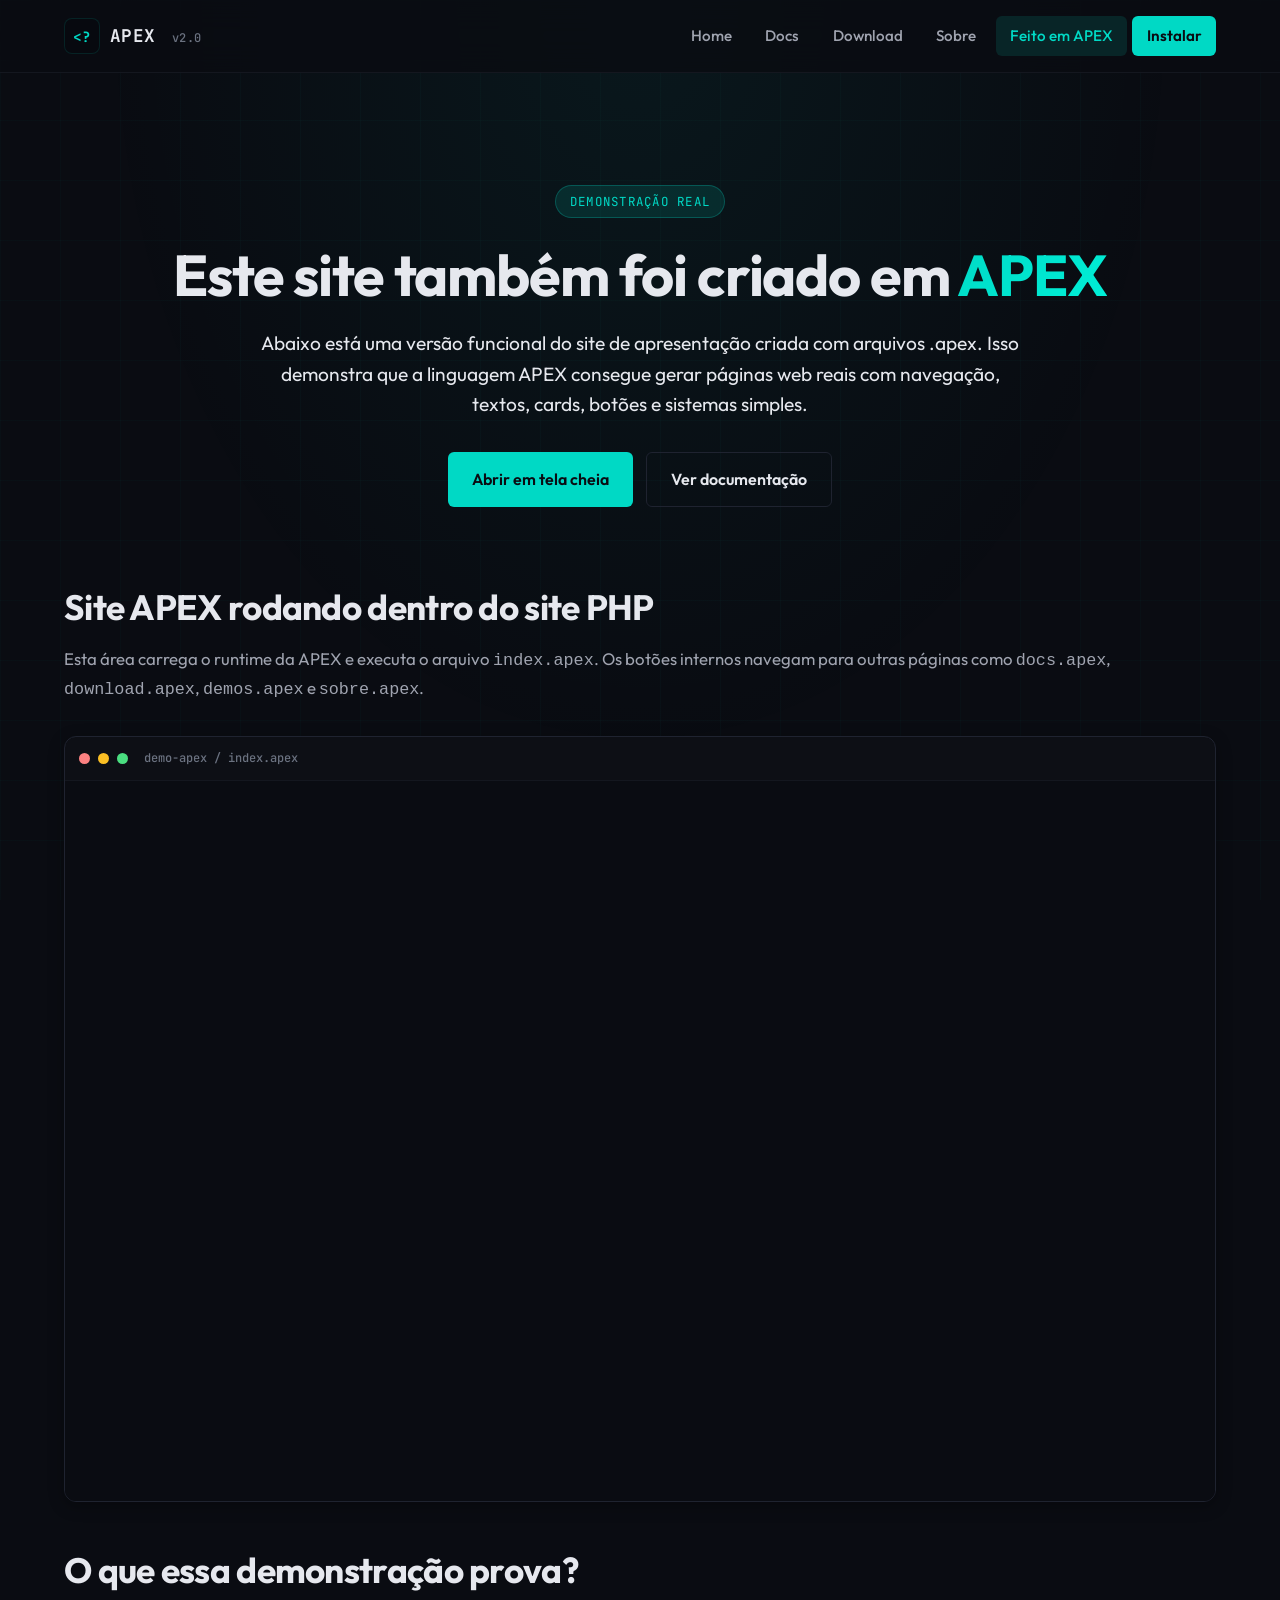
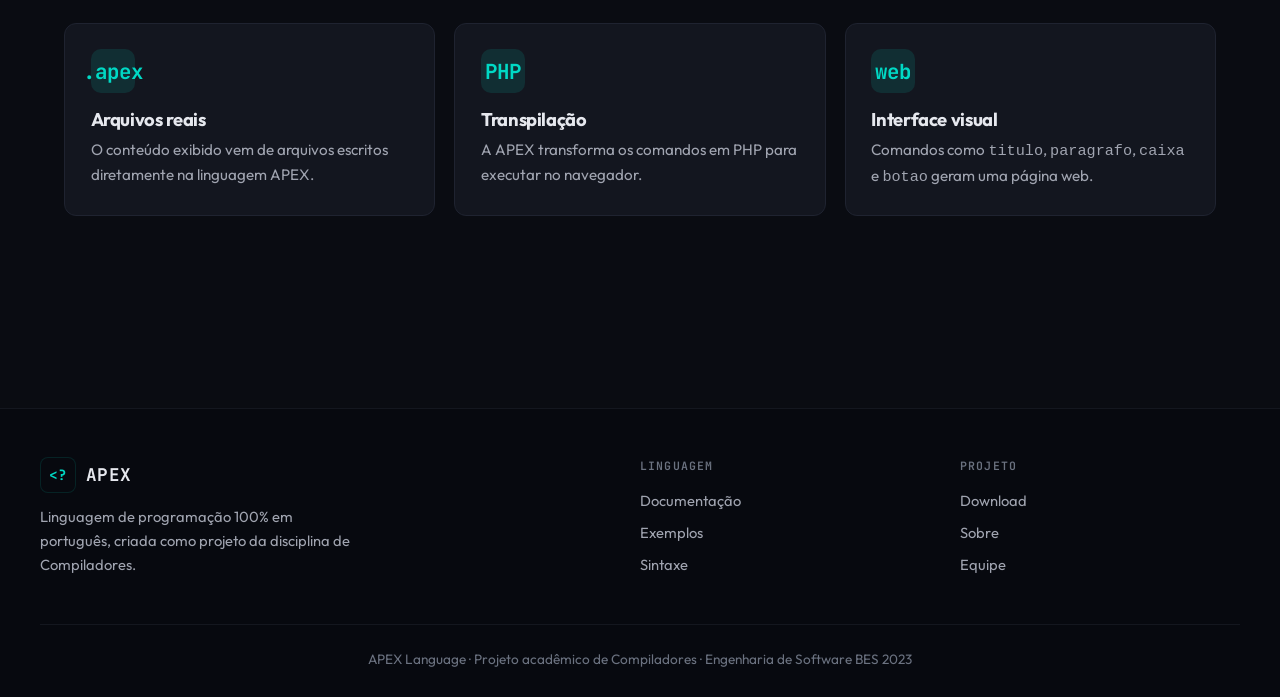
<file: feito-em-apex.html>
<!DOCTYPE html>
<html lang="pt-br">
<head>
    <meta charset="UTF-8">
    <meta name="viewport" content="width=device-width, initial-scale=1">
    <title>Site feito em APEX · APEX Language</title>
    <meta name="description" content="APEX — Linguagem de programação 100% em português, criada como projeto de Compiladores.">
    <link rel="stylesheet" href="assets/style.css">
</head>
<body>
<header class="site-header">
    <div class="header-inner">
        <a href="index.php" class="logo">
            <span class="logo-mark">&lt;?</span>
            <span class="logo-text">APEX <span class="v">v2.0</span></span>
        </a>
        <button class="mobile-menu-btn" onclick="document.querySelector('nav.main-nav').classList.toggle('open')">☰</button>
        <nav class="main-nav">
<a href="index.html" class="">Home</a>
<a href="docs.html" class="">Docs</a>
<a href="download.html" class="">Download</a>
<a href="sobre.html" class="">Sobre</a>
<a href="feito-em-apex.html" class="active">Feito em APEX</a>
<a href="download.html" class="nav-cta">Instalar</a>
        </nav>
    </div>
</header>

<main>

    <section class="hero reveal">
        <div class="eyebrow">Demonstração real</div>

        <h1>
            Este site também foi criado em <span class="accent">APEX</span>
        </h1>

        <p class="lead" style="max-width: 760px; margin-left: auto; margin-right: auto;">
            Abaixo está uma versão funcional do site de apresentação criada com arquivos .apex.
            Isso demonstra que a linguagem APEX consegue gerar páginas web reais com navegação,
            textos, cards, botões e sistemas simples.
        </p>

        <div class="hero-cta">
            <a href="demo-apex/runtime/ide.php?acao=abrir_apex&arquivo=index.apex" target="_blank" class="btn btn-primary">
                Abrir em tela cheia
            </a>

            <a href="docs.php" class="btn btn-secondary">
                Ver documentação
            </a>
        </div>
    </section>

    <section class="reveal">
        <h2>Site APEX rodando dentro do site PHP</h2>

        <p>
            Esta área carrega o runtime da APEX e executa o arquivo <code>index.apex</code>.
            Os botões internos navegam para outras páginas como <code>docs.apex</code>,
            <code>download.apex</code>, <code>demos.apex</code> e <code>sobre.apex</code>.
        </p>

        <div class="apex-demo-frame">
            <div class="apex-demo-top">
                <span></span>
                <span></span>
                <span></span>
                <strong>demo-apex / index.apex</strong>
            </div>

            <iframe 
                src="demo-apex/runtime/ide.php?acao=abrir_apex&arquivo=index.apex"
                class="apex-demo-iframe"
                title="Site criado com APEX">
            </iframe>
        </div>
    </section>

    <section class="reveal">
        <h2>O que essa demonstração prova?</h2>

        <div class="grid cols-3">
            <div class="card">
                <div class="card-icon">.apex</div>
                <h3>Arquivos reais</h3>
                <p>O conteúdo exibido vem de arquivos escritos diretamente na linguagem APEX.</p>
            </div>

            <div class="card">
                <div class="card-icon">PHP</div>
                <h3>Transpilação</h3>
                <p>A APEX transforma os comandos em PHP para executar no navegador.</p>
            </div>

            <div class="card">
                <div class="card-icon">web</div>
                <h3>Interface visual</h3>
                <p>Comandos como <code>titulo</code>, <code>paragrafo</code>, <code>caixa</code> e <code>botao</code> geram uma página web.</p>
            </div>
        </div>
    </section>

</main>

<footer class="site-footer">
    <div class="footer-inner">
        <div class="footer-brand">
            <a href="index.php" class="logo">
                <span class="logo-mark">&lt;?</span>
                <span class="logo-text">APEX</span>
            </a>
            <p>Linguagem de programação 100% em português, criada como projeto da disciplina de Compiladores.</p>
        </div>
        <div class="footer-col">
            <h5>Linguagem</h5>
            <ul>
                <li><a href="docs.php">Documentação</a></li>
                <li><a href="docs.php#exemplos">Exemplos</a></li>
                <li><a href="docs.php#sintaxe">Sintaxe</a></li>
            </ul>
        </div>
        <div class="footer-col">
            <h5>Projeto</h5>
            <ul>
                <li><a href="download.php">Download</a></li>
                <li><a href="sobre.php">Sobre</a></li>
                <li><a href="sobre.php#equipe">Equipe</a></li>
            </ul>
        </div>
    </div>
    <div class="footer-bottom">
        APEX Language · Projeto acadêmico de Compiladores · Engenharia de Software BES 2023
    </div>
</footer>

<script>
// Copy to clipboard nos blocos de código
document.querySelectorAll('.code-copy').forEach(btn => {
    btn.addEventListener('click', () => {
        const codigo = btn.closest('.code-block').querySelector('pre').innerText;
        navigator.clipboard.writeText(codigo).then(() => {
            const original = btn.textContent;
            btn.textContent = 'Copiado!';
            btn.classList.add('copied');
            setTimeout(() => {
                btn.textContent = original;
                btn.classList.remove('copied');
            }, 1500);
        });
    });
});

// Reveal on scroll
const observer = new IntersectionObserver(entries => {
    entries.forEach(e => {
        if (e.isIntersecting) e.target.classList.add('visible');
    });
}, { threshold: 0.1 });
document.querySelectorAll('.reveal').forEach(el => observer.observe(el));
</script>
</body>
</html>
</file>
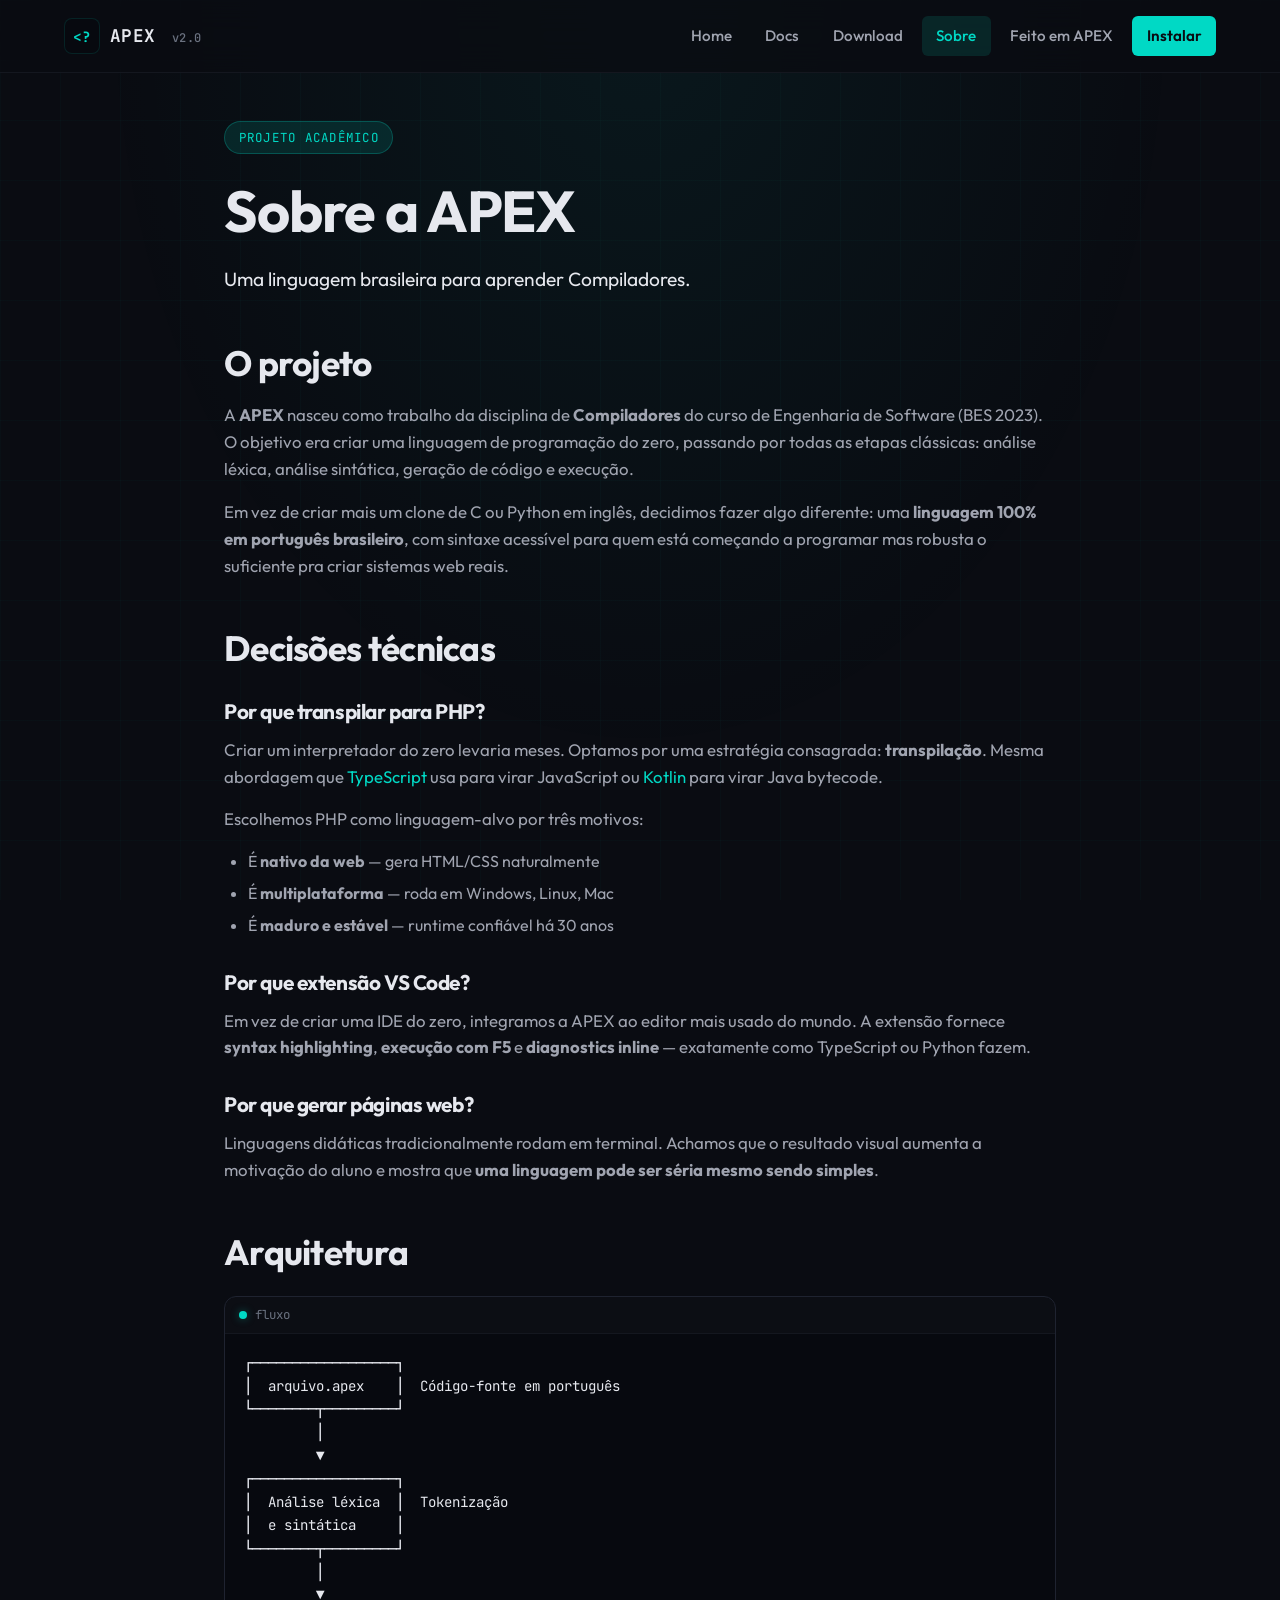
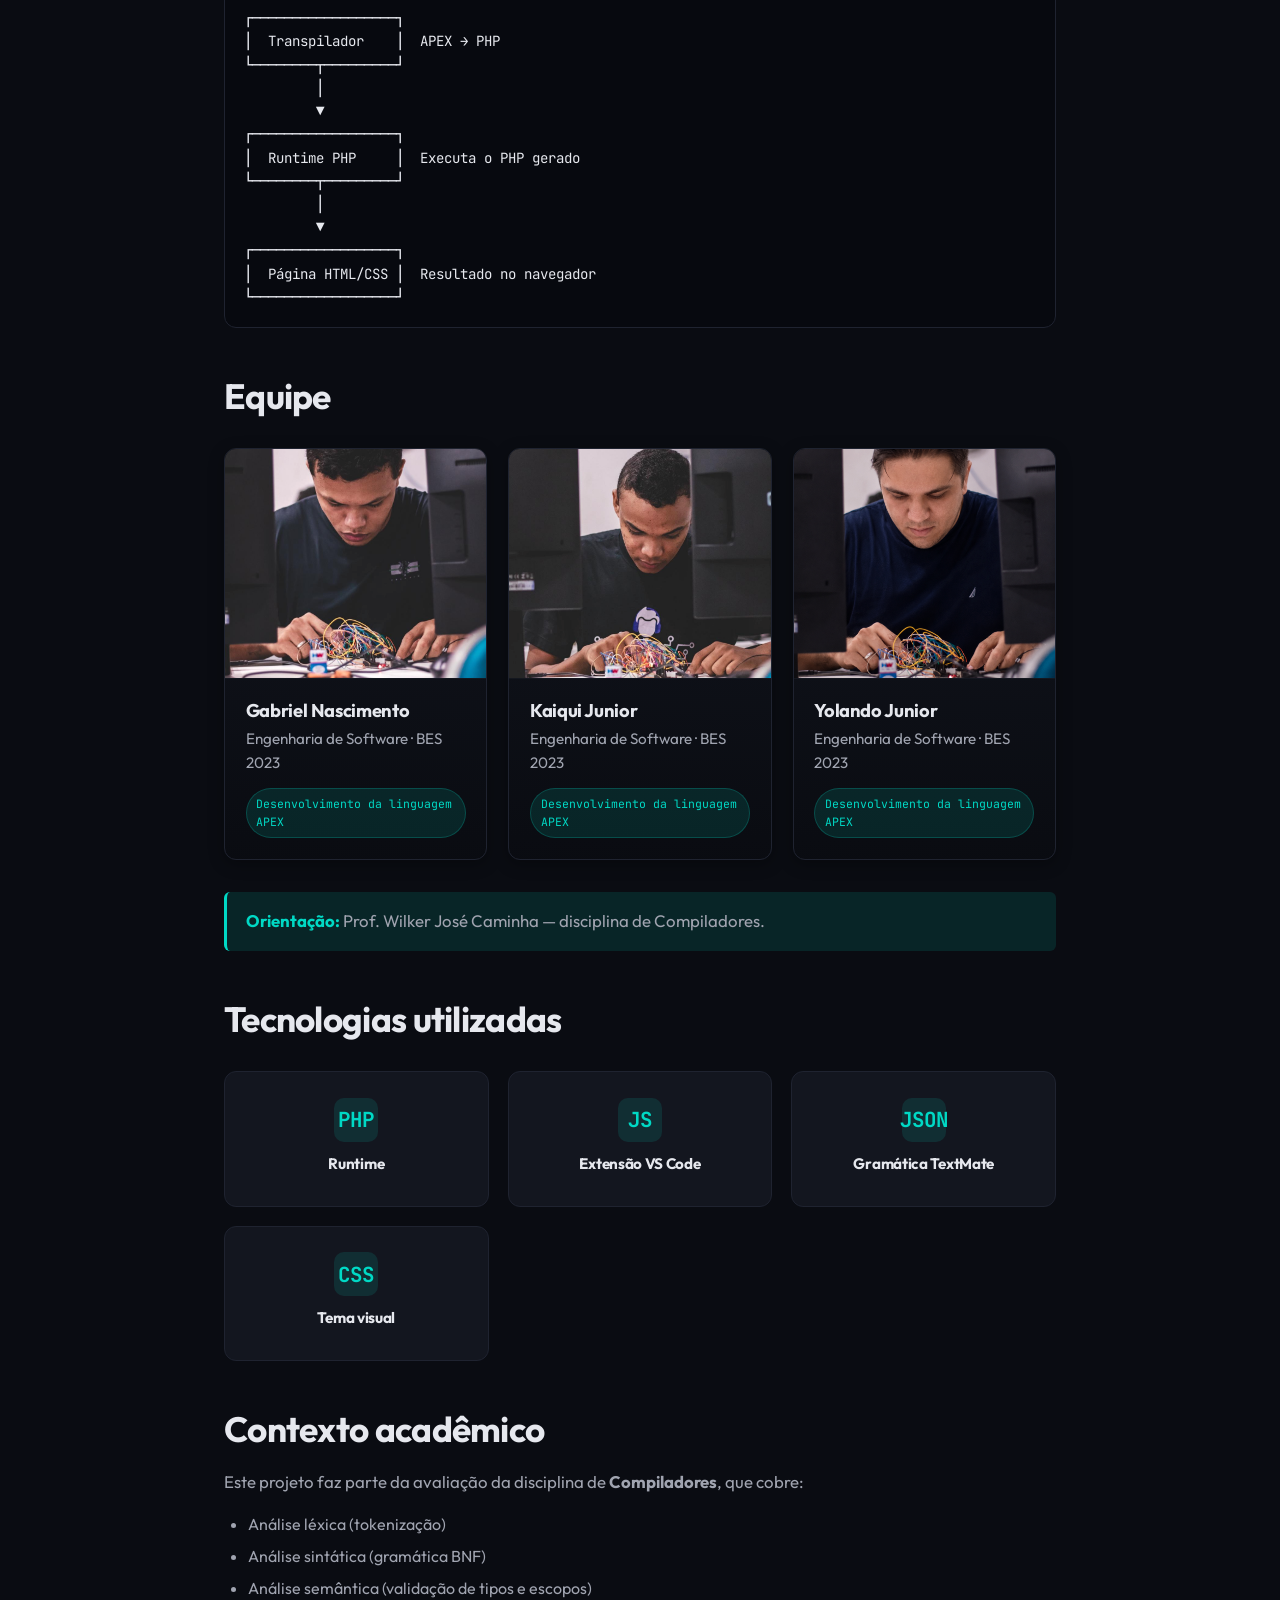
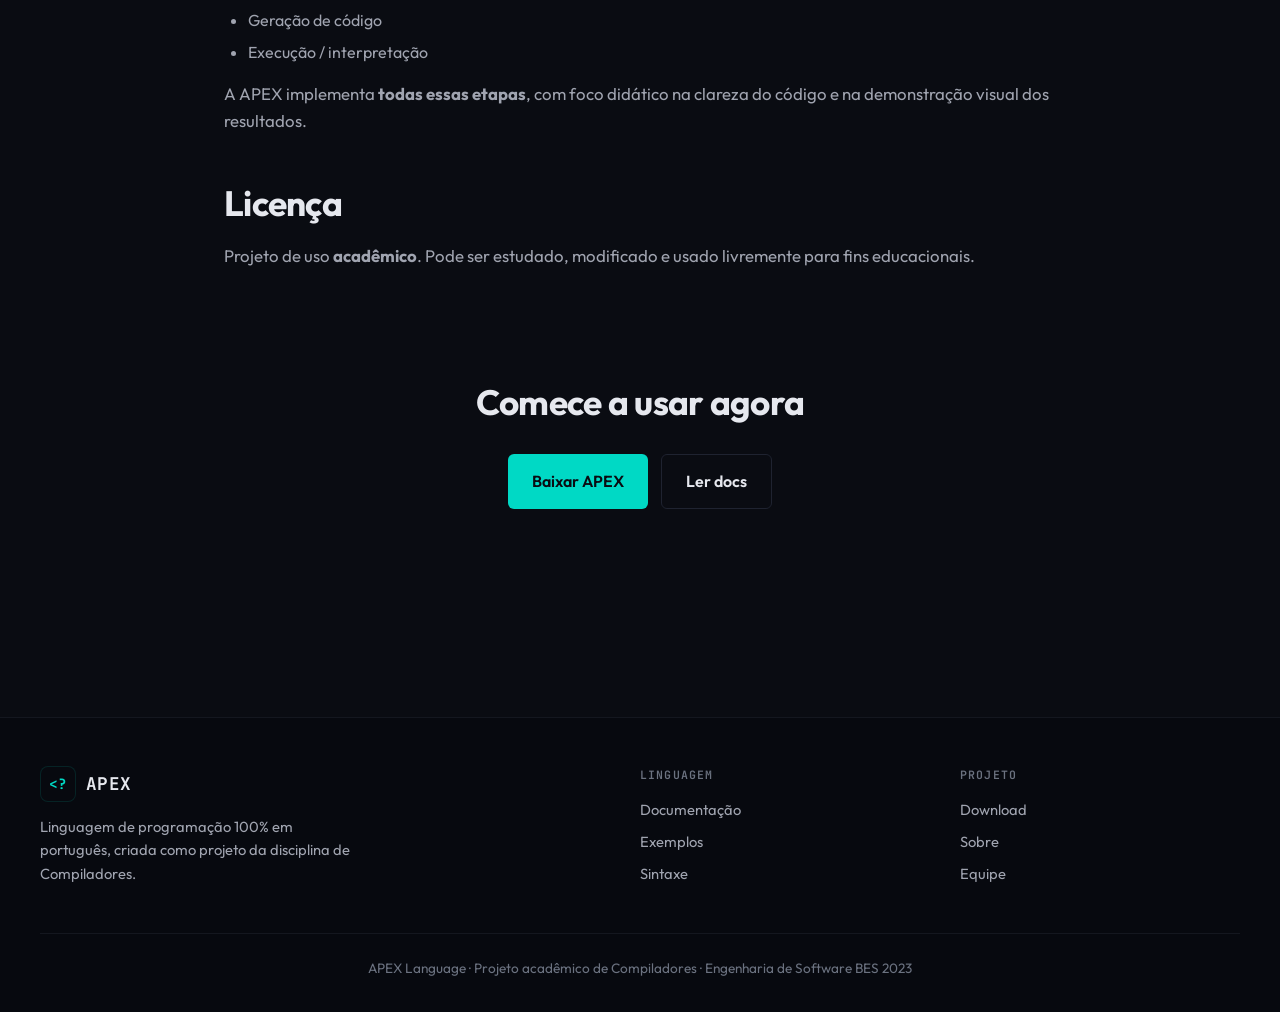
<file: sobre.html>
<!DOCTYPE html>
<html lang="pt-br">
<head>
    <meta charset="UTF-8">
    <meta name="viewport" content="width=device-width, initial-scale=1">
    <title>Sobre · APEX Language</title>
    <meta name="description" content="APEX — Linguagem de programação 100% em português, criada como projeto de Compiladores.">
    <link rel="stylesheet" href="assets/style.css">
</head>
<body>
<header class="site-header">
    <div class="header-inner">
        <a href="index.php" class="logo">
            <span class="logo-mark">&lt;?</span>
            <span class="logo-text">APEX <span class="v">v2.0</span></span>
        </a>
        <button class="mobile-menu-btn" onclick="document.querySelector('nav.main-nav').classList.toggle('open')">☰</button>
        <nav class="main-nav">
<a href="index.html" class="">Home</a>
<a href="docs.html" class="">Docs</a>
<a href="download.html" class="">Download</a>
<a href="sobre.html" class="active">Sobre</a>
<a href="feito-em-apex.html" class="">Feito em APEX</a>
<a href="download.html" class="nav-cta">Instalar</a>
        </nav>
    </div>
</header>

<main class="narrow">

    <div class="eyebrow">Projeto Acadêmico</div>
    <h1>Sobre a APEX</h1>
    <p class="lead">Uma linguagem brasileira para aprender Compiladores.</p>

    <!-- HISTÓRIA -->
    <h2>O projeto</h2>
    <p>A <strong>APEX</strong> nasceu como trabalho da disciplina de <strong>Compiladores</strong> do curso de Engenharia de Software (BES 2023). O objetivo era criar uma linguagem de programação do zero, passando por todas as etapas clássicas: análise léxica, análise sintática, geração de código e execução.</p>

    <p>Em vez de criar mais um clone de C ou Python em inglês, decidimos fazer algo diferente: uma <strong>linguagem 100% em português brasileiro</strong>, com sintaxe acessível para quem está começando a programar mas robusta o suficiente pra criar sistemas web reais.</p>

    <!-- DECISÕES TÉCNICAS -->
    <h2>Decisões técnicas</h2>

    <h3>Por que transpilar para PHP?</h3>
    <p>Criar um interpretador do zero levaria meses. Optamos por uma estratégia consagrada: <strong>transpilação</strong>. Mesma abordagem que <a href="https://www.typescriptlang.org" target="_blank">TypeScript</a> usa para virar JavaScript ou <a href="https://kotlinlang.org" target="_blank">Kotlin</a> para virar Java bytecode.</p>

    <p>Escolhemos PHP como linguagem-alvo por três motivos:</p>
    <ul>
        <li>É <strong>nativo da web</strong> — gera HTML/CSS naturalmente</li>
        <li>É <strong>multiplataforma</strong> — roda em Windows, Linux, Mac</li>
        <li>É <strong>maduro e estável</strong> — runtime confiável há 30 anos</li>
    </ul>

    <h3>Por que extensão VS Code?</h3>
    <p>Em vez de criar uma IDE do zero, integramos a APEX ao editor mais usado do mundo. A extensão fornece <strong>syntax highlighting</strong>, <strong>execução com F5</strong> e <strong>diagnostics inline</strong> — exatamente como TypeScript ou Python fazem.</p>

    <h3>Por que gerar páginas web?</h3>
    <p>Linguagens didáticas tradicionalmente rodam em terminal. Achamos que o resultado visual aumenta a motivação do aluno e mostra que <strong>uma linguagem pode ser séria mesmo sendo simples</strong>.</p>

    <!-- ARQUITETURA -->
    <h2>Arquitetura</h2>

    <div class="code-block">
        <div class="code-header"><span class="filename">fluxo</span></div>
<pre>┌──────────────────┐
│  arquivo.apex    │  Código-fonte em português
└────────┬─────────┘
         │
         ▼
┌──────────────────┐
│  Análise léxica  │  Tokenização
│  e sintática     │
└────────┬─────────┘
         │
         ▼
┌──────────────────┐
│  Transpilador    │  APEX → PHP
└────────┬─────────┘
         │
         ▼
┌──────────────────┐
│  Runtime PHP     │  Executa o PHP gerado
└────────┬─────────┘
         │
         ▼
┌──────────────────┐
│  Página HTML/CSS │  Resultado no navegador
└──────────────────┘
</pre>
    </div>

<!-- EQUIPE -->
<h2 id="equipe">Equipe</h2>

<div class="team-grid">

    <article class="team-card">
        <div class="team-photo-wrap">
            <img src="assets/img/equipe/gabriel.jpeg" alt="Foto de Gabriel Nascimento" class="team-photo">
        </div>
        <div class="team-info">
            <h3>Gabriel Nascimento</h3>
            <p>Engenharia de Software · BES 2023</p>
            <span>Desenvolvimento da linguagem APEX</span>
        </div>
    </article>

    <article class="team-card">
        <div class="team-photo-wrap">
            <img src="assets/img/equipe/kaiqui.jpeg" alt="Foto de Kaiqui Junior" class="team-photo">
        </div>
        <div class="team-info">
            <h3>Kaiqui Junior</h3>
            <p>Engenharia de Software · BES 2023</p>
            <span>Desenvolvimento da linguagem APEX</span>
        </div>
    </article>

    <article class="team-card">
        <div class="team-photo-wrap">
            <img src="assets/img/equipe/yolando.jpeg" alt="Foto de Yolando Junior" class="team-photo">
        </div>
        <div class="team-info">
            <h3>Yolando Junior</h3>
            <p>Engenharia de Software · BES 2023</p>
            <span>Desenvolvimento da linguagem APEX</span>
        </div>
    </article>

</div>

    <div class="callout">
        <p><strong>Orientação:</strong> Prof. Wilker José Caminha — disciplina de Compiladores.</p>
    </div>

    <!-- STACK -->
    <h2>Tecnologias utilizadas</h2>
    <div class="grid cols-4">
        <div class="card" style="text-align: center;">
            <div class="card-icon" style="margin: 0 auto 0.8rem;">PHP</div>
            <h3 style="font-size: 0.95rem;">Runtime</h3>
        </div>
        <div class="card" style="text-align: center;">
            <div class="card-icon" style="margin: 0 auto 0.8rem;">JS</div>
            <h3 style="font-size: 0.95rem;">Extensão VS Code</h3>
        </div>
        <div class="card" style="text-align: center;">
            <div class="card-icon" style="margin: 0 auto 0.8rem;">JSON</div>
            <h3 style="font-size: 0.95rem;">Gramática TextMate</h3>
        </div>
        <div class="card" style="text-align: center;">
            <div class="card-icon" style="margin: 0 auto 0.8rem;">CSS</div>
            <h3 style="font-size: 0.95rem;">Tema visual</h3>
        </div>
    </div>

    <!-- CONTEXTO ACADÊMICO -->
    <h2>Contexto acadêmico</h2>
    <p>Este projeto faz parte da avaliação da disciplina de <strong>Compiladores</strong>, que cobre:</p>
    <ul>
        <li>Análise léxica (tokenização)</li>
        <li>Análise sintática (gramática BNF)</li>
        <li>Análise semântica (validação de tipos e escopos)</li>
        <li>Geração de código</li>
        <li>Execução / interpretação</li>
    </ul>

    <p>A APEX implementa <strong>todas essas etapas</strong>, com foco didático na clareza do código e na demonstração visual dos resultados.</p>

    <!-- LICENÇA -->
    <h2>Licença</h2>
    <p>Projeto de uso <strong>acadêmico</strong>. Pode ser estudado, modificado e usado livremente para fins educacionais.</p>

    <!-- CTA -->
    <div style="text-align: center; padding: 3rem 0;">
        <h2>Comece a usar agora</h2>
        <div class="hero-cta">
            <a href="download.php" class="btn btn-primary">Baixar APEX</a>
            <a href="docs.php" class="btn btn-secondary">Ler docs</a>
        </div>
    </div>

</main>

<footer class="site-footer">
    <div class="footer-inner">
        <div class="footer-brand">
            <a href="index.php" class="logo">
                <span class="logo-mark">&lt;?</span>
                <span class="logo-text">APEX</span>
            </a>
            <p>Linguagem de programação 100% em português, criada como projeto da disciplina de Compiladores.</p>
        </div>
        <div class="footer-col">
            <h5>Linguagem</h5>
            <ul>
                <li><a href="docs.php">Documentação</a></li>
                <li><a href="docs.php#exemplos">Exemplos</a></li>
                <li><a href="docs.php#sintaxe">Sintaxe</a></li>
            </ul>
        </div>
        <div class="footer-col">
            <h5>Projeto</h5>
            <ul>
                <li><a href="download.php">Download</a></li>
                <li><a href="sobre.php">Sobre</a></li>
                <li><a href="sobre.php#equipe">Equipe</a></li>
            </ul>
        </div>
    </div>
    <div class="footer-bottom">
        APEX Language · Projeto acadêmico de Compiladores · Engenharia de Software BES 2023
    </div>
</footer>

<script>
// Copy to clipboard nos blocos de código
document.querySelectorAll('.code-copy').forEach(btn => {
    btn.addEventListener('click', () => {
        const codigo = btn.closest('.code-block').querySelector('pre').innerText;
        navigator.clipboard.writeText(codigo).then(() => {
            const original = btn.textContent;
            btn.textContent = 'Copiado!';
            btn.classList.add('copied');
            setTimeout(() => {
                btn.textContent = original;
                btn.classList.remove('copied');
            }, 1500);
        });
    });
});

// Reveal on scroll
const observer = new IntersectionObserver(entries => {
    entries.forEach(e => {
        if (e.isIntersecting) e.target.classList.add('visible');
    });
}, { threshold: 0.1 });
document.querySelectorAll('.reveal').forEach(el => observer.observe(el));
</script>
</body>
</html>
</file>
<file: assets/style.css>
/* =====================================================================
   APEX Language — Site oficial
   Direção visual: developer-focused refined dark + acento ciano elétrico
   ===================================================================== */

@import url('https://fonts.googleapis.com/css2?family=Outfit:wght@300;400;500;600;700;800&family=JetBrains+Mono:wght@400;500;600;700&display=swap');

:root {
    /* Paleta */
    --bg-deep: #07090f;
    --bg-base: #0a0c12;
    --bg-card: #13161f;
    --bg-card-hover: #181b26;
    --border: #1f2330;
    --border-soft: #14171f;

    --text: #e6e8ee;
    --text-dim: #a0a4b0;
    --text-faded: #6b7280;

    --accent: #00D9C5;
    --accent-bright: #00f0d8;
    --accent-soft: rgba(0, 217, 197, 0.12);
    --accent-glow: rgba(0, 217, 197, 0.35);

    --danger: #fc8181;
    --warning: #fbbf24;
    --success: #4ade80;

    /* Tipografia */
    --font-display: 'Outfit', system-ui, sans-serif;
    --font-mono: 'JetBrains Mono', 'Consolas', monospace;
    --font-body: 'Outfit', system-ui, sans-serif;

    /* Layout */
    --max-w: 1200px;
    --radius: 12px;
    --radius-sm: 6px;

    --shadow-soft: 0 4px 16px rgba(0, 0, 0, 0.3);
    --shadow-glow: 0 8px 32px rgba(0, 217, 197, 0.12);
}

* { margin: 0; padding: 0; box-sizing: border-box; }

html { scroll-behavior: smooth; }

body {
    font-family: var(--font-body);
    background: var(--bg-base);
    color: var(--text);
    line-height: 1.6;
    min-height: 100vh;
    -webkit-font-smoothing: antialiased;
    overflow-x: hidden;
}

/* Fundo com grid sutil */
body::before {
    content: '';
    position: fixed;
    inset: 0;
    background-image:
        radial-gradient(ellipse at top, rgba(0, 217, 197, 0.06), transparent 60%),
        linear-gradient(rgba(0, 217, 197, 0.025) 1px, transparent 1px),
        linear-gradient(90deg, rgba(0, 217, 197, 0.025) 1px, transparent 1px);
    background-size: 100% 100%, 60px 60px, 60px 60px;
    background-position: 0 0, 0 0, 0 0;
    z-index: -1;
    pointer-events: none;
}

/* =====================================================================
   HEADER
   ===================================================================== */
.site-header {
    position: sticky; top: 0; z-index: 100;
    background: rgba(10, 12, 18, 0.85);
    backdrop-filter: blur(16px);
    -webkit-backdrop-filter: blur(16px);
    border-bottom: 1px solid var(--border-soft);
}

.header-inner {
    max-width: var(--max-w);
    margin: 0 auto;
    padding: 1rem 1.5rem;
    display: flex;
    align-items: center;
    justify-content: space-between;
    gap: 1rem;
}

.logo {
    display: flex;
    align-items: center;
    gap: 0.6rem;
    color: var(--text);
    text-decoration: none;
    font-family: var(--font-mono);
    font-weight: 700;
    font-size: 1.1rem;
}

.logo-mark {
    width: 36px; height: 36px;
    background: var(--bg-deep);
    border: 1px solid var(--accent-soft);
    border-radius: 8px;
    display: flex; align-items: center; justify-content: center;
    color: var(--accent);
    font-family: var(--font-mono);
    font-weight: 700;
    font-size: 0.9rem;
}

.logo-text { letter-spacing: 0.5px; }
.logo-text .v { color: var(--text-faded); font-weight: 500; font-size: 0.75rem; margin-left: 0.3rem; }

nav.main-nav { display: flex; gap: 0.3rem; align-items: center; }
nav.main-nav a {
    color: var(--text-dim);
    text-decoration: none;
    padding: 0.5rem 0.9rem;
    border-radius: var(--radius-sm);
    font-size: 0.95rem;
    font-weight: 500;
    transition: all 0.15s ease;
}
nav.main-nav a:hover { color: var(--text); background: rgba(255,255,255,0.04); }
nav.main-nav a.active { color: var(--accent); background: var(--accent-soft); }

.nav-cta {
    background: var(--accent) !important;
    color: var(--bg-base) !important;
    font-weight: 600 !important;
}
.nav-cta:hover { background: var(--accent-bright) !important; }

.mobile-menu-btn {
    display: none;
    background: transparent;
    border: 1px solid var(--border);
    color: var(--text);
    padding: 0.5rem 0.8rem;
    border-radius: var(--radius-sm);
    cursor: pointer;
    font-size: 1.2rem;
}

@media (max-width: 720px) {
    nav.main-nav { display: none; }
    nav.main-nav.open {
        display: flex;
        position: absolute; top: 100%; left: 0; right: 0;
        flex-direction: column;
        background: var(--bg-card);
        padding: 0.8rem;
        gap: 0.2rem;
        border-bottom: 1px solid var(--border);
    }
    .mobile-menu-btn { display: block; }
}

/* =====================================================================
   MAIN CONTAINER
   ===================================================================== */
main {
    max-width: var(--max-w);
    margin: 0 auto;
    padding: 3rem 1.5rem 6rem;
}

main.narrow { max-width: 880px; }

/* =====================================================================
   TIPOGRAFIA
   ===================================================================== */
h1, h2, h3, h4 {
    font-family: var(--font-display);
    line-height: 1.15;
    letter-spacing: -0.02em;
    color: var(--text);
    font-weight: 700;
}

h1 { font-size: clamp(2.4rem, 5vw, 3.6rem); margin-bottom: 1.2rem; }
h2 { font-size: clamp(1.7rem, 3.5vw, 2.2rem); margin: 3rem 0 1.2rem; }
h3 { font-size: 1.3rem; margin: 2rem 0 0.8rem; }
h4 { font-size: 1.1rem; margin: 1.5rem 0 0.6rem; }

p { color: var(--text-dim); margin-bottom: 1rem; font-size: 1.05rem; }
p.lead { font-size: 1.2rem; color: var(--text); margin-bottom: 2rem; }

a { color: var(--accent); text-decoration: none; transition: color 0.15s ease; }
a:hover { color: var(--accent-bright); }

ul, ol { color: var(--text-dim); margin: 1rem 0 1rem 1.5rem; }
li { margin-bottom: 0.4rem; }

/* =====================================================================
   COMPONENTES
   ===================================================================== */

/* Hero (home) */
.hero {
    padding: 4rem 0 2rem;
    text-align: center;
    position: relative;
}

.eyebrow {
    display: inline-block;
    font-family: var(--font-mono);
    font-size: 0.78rem;
    color: var(--accent);
    background: var(--accent-soft);
    border: 1px solid rgba(0, 217, 197, 0.25);
    padding: 0.35rem 0.85rem;
    border-radius: 100px;
    letter-spacing: 0.1em;
    text-transform: uppercase;
    margin-bottom: 1.5rem;
}

.hero h1 .accent {
    background: linear-gradient(135deg, var(--accent), var(--accent-bright));
    -webkit-background-clip: text;
    background-clip: text;
    color: transparent;
}

.hero-cta {
    display: flex;
    gap: 0.8rem;
    justify-content: center;
    margin-top: 2rem;
    flex-wrap: wrap;
}

/* Botões */
.btn {
    display: inline-flex;
    align-items: center;
    gap: 0.5rem;
    padding: 0.85rem 1.5rem;
    border: none;
    border-radius: var(--radius-sm);
    font-family: var(--font-display);
    font-size: 1rem;
    font-weight: 600;
    cursor: pointer;
    transition: all 0.15s ease;
    text-decoration: none;
}

.btn-primary {
    background: var(--accent);
    color: var(--bg-base);
}
.btn-primary:hover {
    background: var(--accent-bright);
    color: var(--bg-base);
    transform: translateY(-1px);
    box-shadow: var(--shadow-glow);
}

.btn-secondary {
    background: transparent;
    color: var(--text);
    border: 1px solid var(--border);
}
.btn-secondary:hover {
    border-color: var(--accent);
    color: var(--accent);
}

.btn-ghost {
    color: var(--text-dim);
    background: transparent;
}
.btn-ghost:hover { color: var(--accent); }

/* Cards */
.card {
    background: var(--bg-card);
    border: 1px solid var(--border);
    border-radius: var(--radius);
    padding: 1.6rem;
    transition: all 0.2s ease;
}
.card:hover {
    border-color: var(--accent-soft);
    background: var(--bg-card-hover);
}

.card-icon {
    width: 44px; height: 44px;
    background: var(--accent-soft);
    border-radius: 10px;
    display: flex; align-items: center; justify-content: center;
    color: var(--accent);
    font-size: 1.3rem;
    margin-bottom: 1rem;
    font-family: var(--font-mono);
    font-weight: 700;
}

.card h3 { margin: 0 0 0.5rem; font-size: 1.15rem; }
.card p { font-size: 0.95rem; margin: 0; }

/* Grid de cards */
.grid {
    display: grid;
    gap: 1.2rem;
    margin: 2rem 0;
}
.grid.cols-2 { grid-template-columns: repeat(auto-fit, minmax(280px, 1fr)); }
.grid.cols-3 { grid-template-columns: repeat(auto-fit, minmax(240px, 1fr)); }
.grid.cols-4 { grid-template-columns: repeat(auto-fit, minmax(200px, 1fr)); }

/* Bloco de código */
.code-block {
    position: relative;
    background: var(--bg-deep);
    border: 1px solid var(--border);
    border-radius: var(--radius);
    margin: 1.5rem 0;
    overflow: hidden;
}

.code-header {
    display: flex;
    align-items: center;
    justify-content: space-between;
    background: rgba(255, 255, 255, 0.02);
    padding: 0.5rem 0.9rem;
    border-bottom: 1px solid var(--border-soft);
    font-family: var(--font-mono);
    font-size: 0.78rem;
    color: var(--text-faded);
}

.code-header .filename {
    display: flex; align-items: center; gap: 0.5rem;
}
.code-header .filename::before {
    content: '';
    width: 8px; height: 8px;
    background: var(--accent);
    border-radius: 50%;
    box-shadow: 0 0 8px var(--accent-glow);
}

.code-copy {
    background: transparent;
    border: 1px solid var(--border);
    color: var(--text-dim);
    padding: 0.25rem 0.6rem;
    border-radius: 4px;
    font-family: var(--font-mono);
    font-size: 0.72rem;
    cursor: pointer;
    transition: all 0.15s ease;
}
.code-copy:hover {
    border-color: var(--accent);
    color: var(--accent);
}
.code-copy.copied {
    background: var(--accent);
    color: var(--bg-base);
    border-color: var(--accent);
}

.code-block pre {
    margin: 0;
    padding: 1.1rem 1.2rem;
    font-family: var(--font-mono);
    font-size: 0.88rem;
    line-height: 1.65;
    color: var(--text);
    overflow-x: auto;
    background: transparent;
}

/* Syntax highlight tokens APEX */
.tok-kw    { color: #ff7b72; font-weight: 600; }
.tok-fn    { color: #d2a8ff; }
.tok-var   { color: #79c0ff; }
.tok-str   { color: #a5d6ff; }
.tok-num   { color: #ffa657; }
.tok-com   { color: #6b7280; font-style: italic; }
.tok-op    { color: #ff7b72; }
.tok-delim { color: var(--accent); font-weight: 700; }

/* Tabelas */
table {
    width: 100%;
    border-collapse: collapse;
    margin: 1.5rem 0;
    background: var(--bg-card);
    border: 1px solid var(--border);
    border-radius: var(--radius);
    overflow: hidden;
}
th, td {
    padding: 0.85rem 1.1rem;
    text-align: left;
    border-bottom: 1px solid var(--border-soft);
}
th {
    background: rgba(255,255,255,0.02);
    color: var(--text);
    font-weight: 600;
    font-size: 0.92rem;
}
td { color: var(--text-dim); font-size: 0.95rem; }
td code, th code {
    background: var(--bg-deep);
    color: var(--accent);
    padding: 0.15rem 0.45rem;
    border-radius: 4px;
    font-family: var(--font-mono);
    font-size: 0.85rem;
}
tr:last-child td { border-bottom: none; }
tr:hover td { background: rgba(255,255,255,0.015); }

/* Callout / aviso */
.callout {
    background: var(--accent-soft);
    border-left: 3px solid var(--accent);
    border-radius: var(--radius-sm);
    padding: 1rem 1.2rem;
    margin: 1.5rem 0;
}
.callout strong { color: var(--accent); }
.callout p:last-child { margin-bottom: 0; }

.callout.warning {
    background: rgba(251, 191, 36, 0.08);
    border-color: var(--warning);
}
.callout.warning strong { color: var(--warning); }

/* Página de doc - sidebar */
.doc-layout {
    display: grid;
    grid-template-columns: 240px 1fr;
    gap: 3rem;
    align-items: start;
}
.doc-sidebar {
    position: sticky;
    top: 5rem;
    border-right: 1px solid var(--border-soft);
    padding-right: 1.5rem;
}
.doc-sidebar h4 {
    font-family: var(--font-mono);
    font-size: 0.75rem;
    color: var(--text-faded);
    text-transform: uppercase;
    letter-spacing: 0.1em;
    margin: 0 0 0.6rem;
    font-weight: 600;
}
.doc-sidebar ul {
    list-style: none;
    margin: 0 0 1.5rem;
    padding: 0;
}
.doc-sidebar li { margin: 0; }
.doc-sidebar a {
    display: block;
    padding: 0.4rem 0;
    color: var(--text-dim);
    font-size: 0.9rem;
}
.doc-sidebar a:hover { color: var(--accent); }

@media (max-width: 880px) {
    .doc-layout { grid-template-columns: 1fr; gap: 1rem; }
    .doc-sidebar { display: none; }
}

/* Footer */
.site-footer {
    border-top: 1px solid var(--border-soft);
    background: var(--bg-deep);
    padding: 3rem 1.5rem 2rem;
    margin-top: 4rem;
}
.footer-inner {
    max-width: var(--max-w);
    margin: 0 auto;
    display: grid;
    grid-template-columns: 2fr 1fr 1fr;
    gap: 2.5rem;
}
.footer-brand .logo { margin-bottom: 0.8rem; }
.footer-brand p { font-size: 0.92rem; max-width: 320px; }
.footer-col h5 {
    font-family: var(--font-mono);
    font-size: 0.72rem;
    color: var(--text-faded);
    text-transform: uppercase;
    letter-spacing: 0.1em;
    margin-bottom: 0.8rem;
    font-weight: 600;
}
.footer-col ul { list-style: none; margin: 0; padding: 0; }
.footer-col li { margin-bottom: 0.4rem; }
.footer-col a { color: var(--text-dim); font-size: 0.92rem; }
.footer-col a:hover { color: var(--accent); }
.footer-bottom {
    max-width: var(--max-w);
    margin: 2rem auto 0;
    padding-top: 1.5rem;
    border-top: 1px solid var(--border-soft);
    color: var(--text-faded);
    font-size: 0.85rem;
    text-align: center;
}

@media (max-width: 700px) {
    .footer-inner { grid-template-columns: 1fr; gap: 1.8rem; }
}

/* Reveal animation on scroll */
.reveal {
    opacity: 0;
    transform: translateY(20px);
    transition: opacity 0.6s ease, transform 0.6s ease;
}
.reveal.visible {
    opacity: 1;
    transform: translateY(0);
}

/* Stats inline */
.stats {
    display: flex;
    gap: 3rem;
    justify-content: center;
    flex-wrap: wrap;
    margin: 3rem 0;
}
.stat .num {
    font-family: var(--font-display);
    font-size: 2.2rem;
    font-weight: 700;
    color: var(--accent);
    line-height: 1;
}
.stat .label {
    font-family: var(--font-mono);
    font-size: 0.78rem;
    color: var(--text-faded);
    text-transform: uppercase;
    letter-spacing: 0.1em;
    margin-top: 0.4rem;
}

/* =====================================================================
   SEÇÃO EQUIPE COM FOTOS
   ===================================================================== */

.team-grid {
    display: grid;
    grid-template-columns: repeat(3, 1fr);
    gap: 1.3rem;
    margin: 2rem 0;
}

.team-card {
    position: relative;
    background: linear-gradient(180deg, rgba(19, 22, 31, 0.96), rgba(10, 12, 18, 0.96));
    border: 1px solid var(--border);
    border-radius: var(--radius);
    overflow: hidden;
    transition: all 0.25s ease;
    box-shadow: var(--shadow-soft);
}

.team-card:hover {
    transform: translateY(-4px);
    border-color: rgba(0, 217, 197, 0.45);
    box-shadow: 0 18px 40px rgba(0, 217, 197, 0.12);
}

.team-photo-wrap {
    width: 100%;
    height: 230px;
    background:
        radial-gradient(circle at top, rgba(0, 217, 197, 0.16), transparent 45%),
        var(--bg-deep);
    border-bottom: 1px solid var(--border-soft);
    overflow: hidden;
}

.team-photo {
    width: 100%;
    height: 100%;
    object-fit: cover;
    display: block;
    filter: saturate(0.95) contrast(1.04);
    transition: transform 0.35s ease, filter 0.35s ease;
}

.team-card:hover .team-photo {
    transform: scale(1.04);
    filter: saturate(1.1) contrast(1.08);
}

.team-info {
    padding: 1.3rem;
}

.team-info h3 {
    margin: 0 0 0.35rem;
    font-size: 1.15rem;
}

.team-info p {
    margin: 0 0 0.8rem;
    font-size: 0.95rem;
    color: var(--text-dim);
}

.team-info span {
    display: inline-block;
    font-family: var(--font-mono);
    font-size: 0.72rem;
    color: var(--accent);
    background: var(--accent-soft);
    border: 1px solid rgba(0, 217, 197, 0.22);
    padding: 0.35rem 0.6rem;
    border-radius: 999px;
}

/* Responsivo */
@media (max-width: 900px) {
    .team-grid {
        grid-template-columns: 1fr;
    }

    .team-photo-wrap {
        height: 280px;
    }
}

@media (max-width: 520px) {
    .team-photo-wrap {
        height: 220px;
    }
}

/* =====================================================================
   DEMO DO SITE FEITO EM APEX
   ===================================================================== */

.apex-demo-frame {
    background: var(--bg-deep);
    border: 1px solid var(--border);
    border-radius: var(--radius);
    overflow: hidden;
    margin: 2rem 0;
    box-shadow: var(--shadow-soft);
}

.apex-demo-top {
    height: 44px;
    background: rgba(255, 255, 255, 0.025);
    border-bottom: 1px solid var(--border-soft);
    display: flex;
    align-items: center;
    gap: 8px;
    padding: 0 14px;
}

.apex-demo-top span {
    width: 11px;
    height: 11px;
    border-radius: 50%;
    background: var(--text-faded);
}

.apex-demo-top span:nth-child(1) {
    background: #fc8181;
}

.apex-demo-top span:nth-child(2) {
    background: #fbbf24;
}

.apex-demo-top span:nth-child(3) {
    background: #4ade80;
}

.apex-demo-top strong {
    margin-left: 8px;
    font-family: var(--font-mono);
    font-size: 0.75rem;
    color: var(--text-faded);
    font-weight: 500;
}

.apex-demo-iframe {
    width: 100%;
    height: 720px;
    border: none;
    display: block;
    background: #0a0c12;
}

@media (max-width: 780px) {
    .apex-demo-iframe {
        height: 680px;
    }
}
</file>
